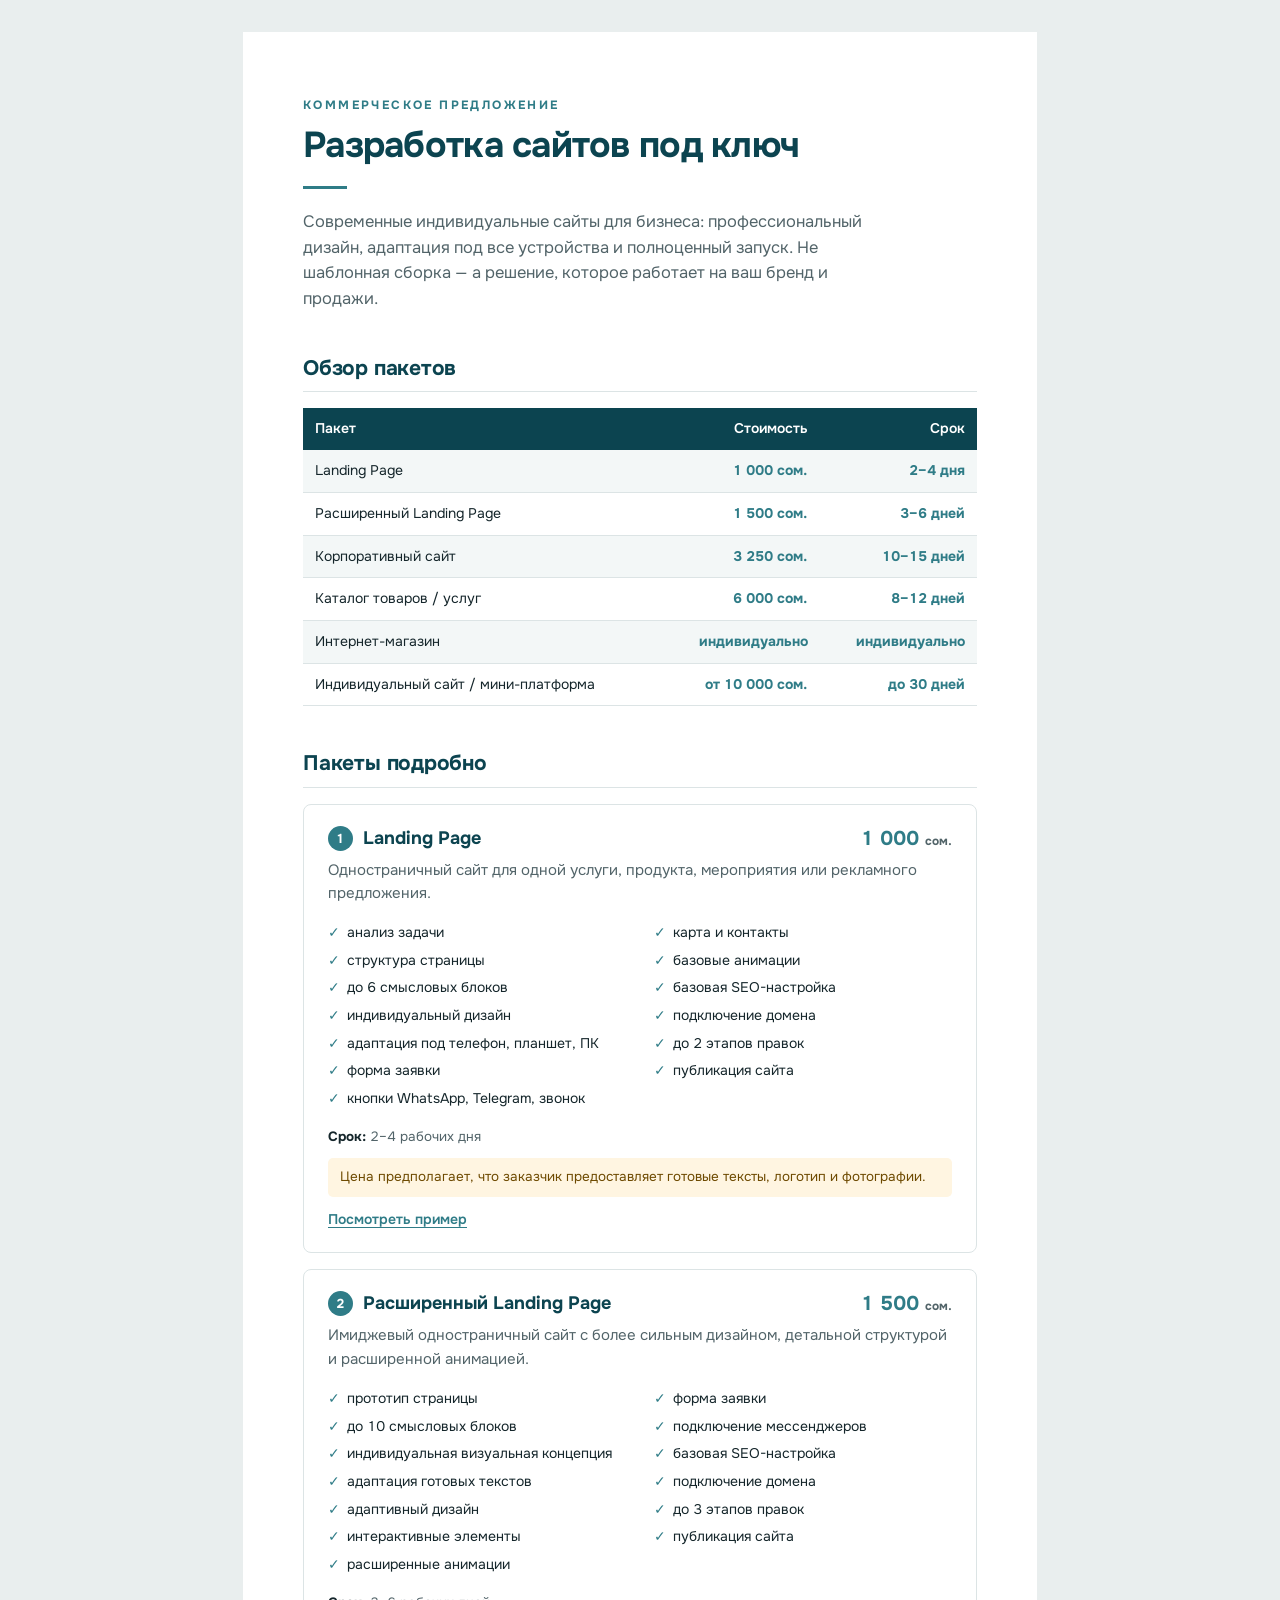
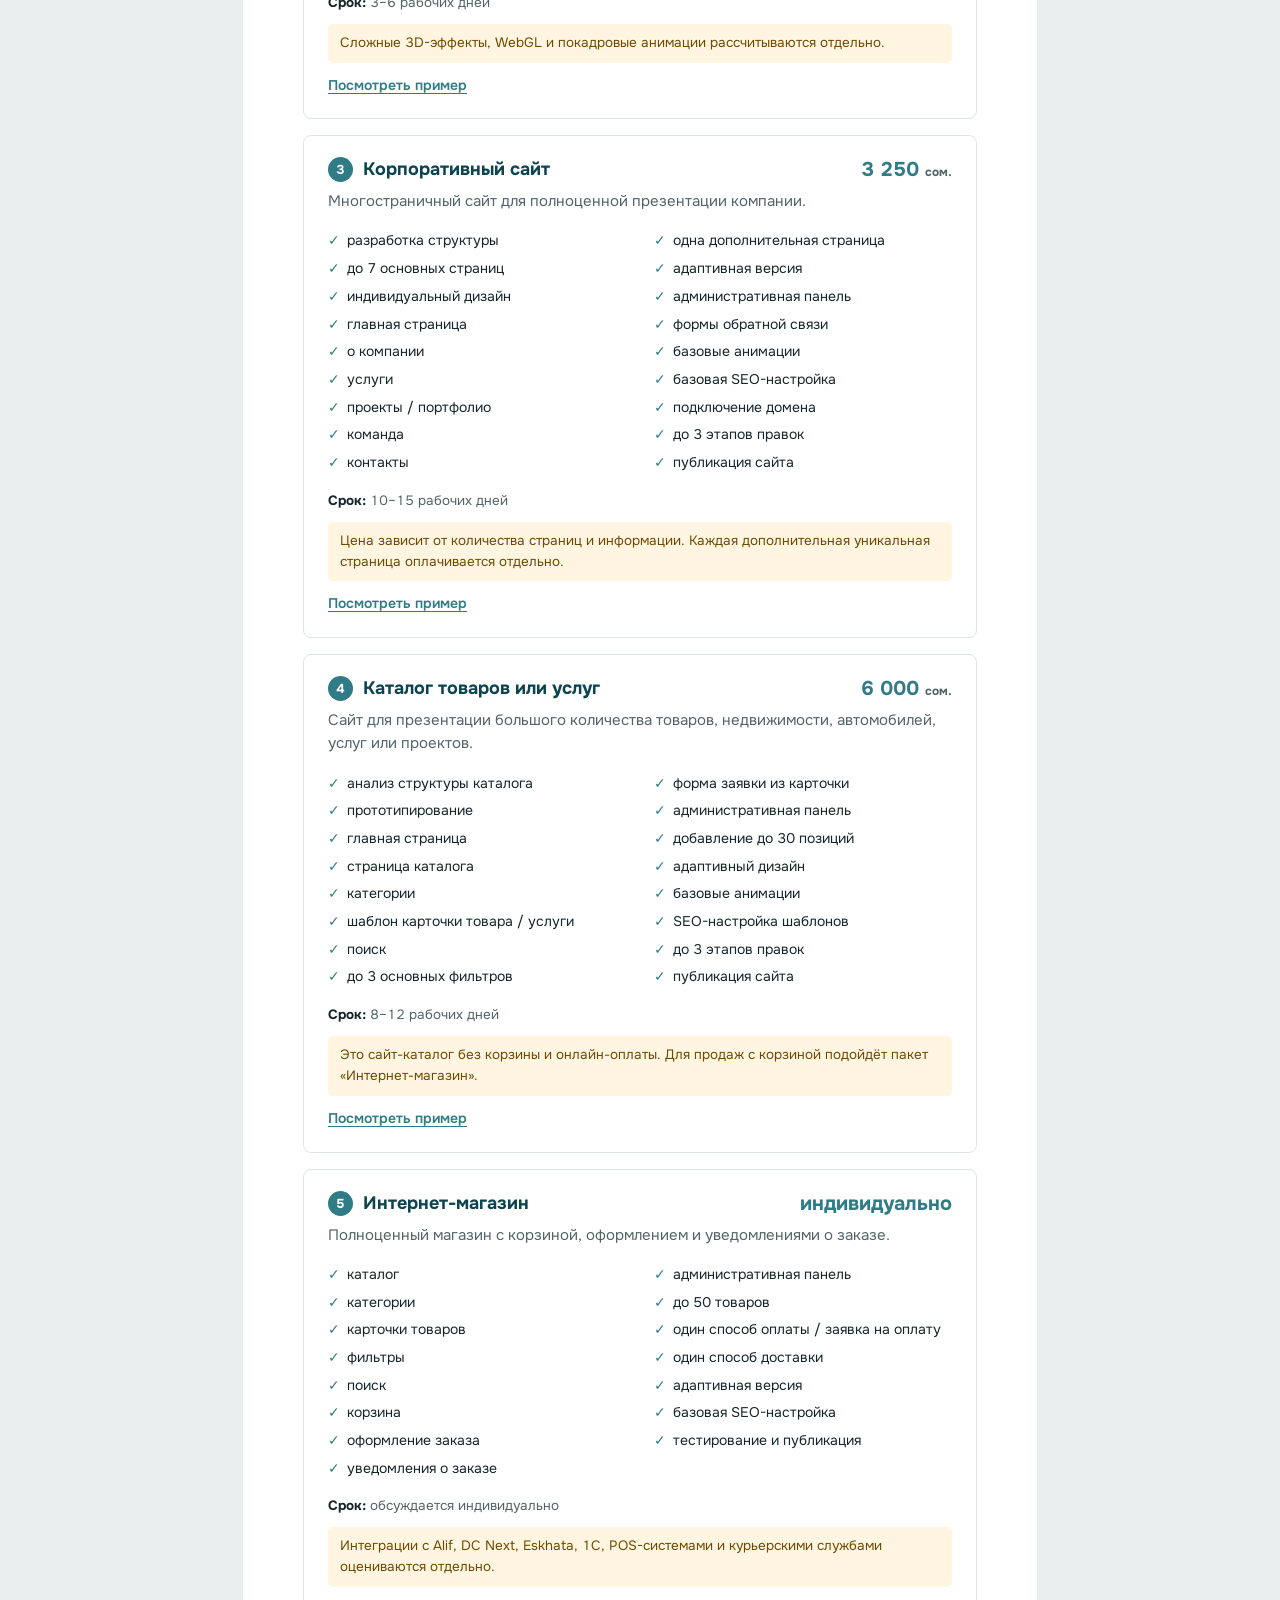
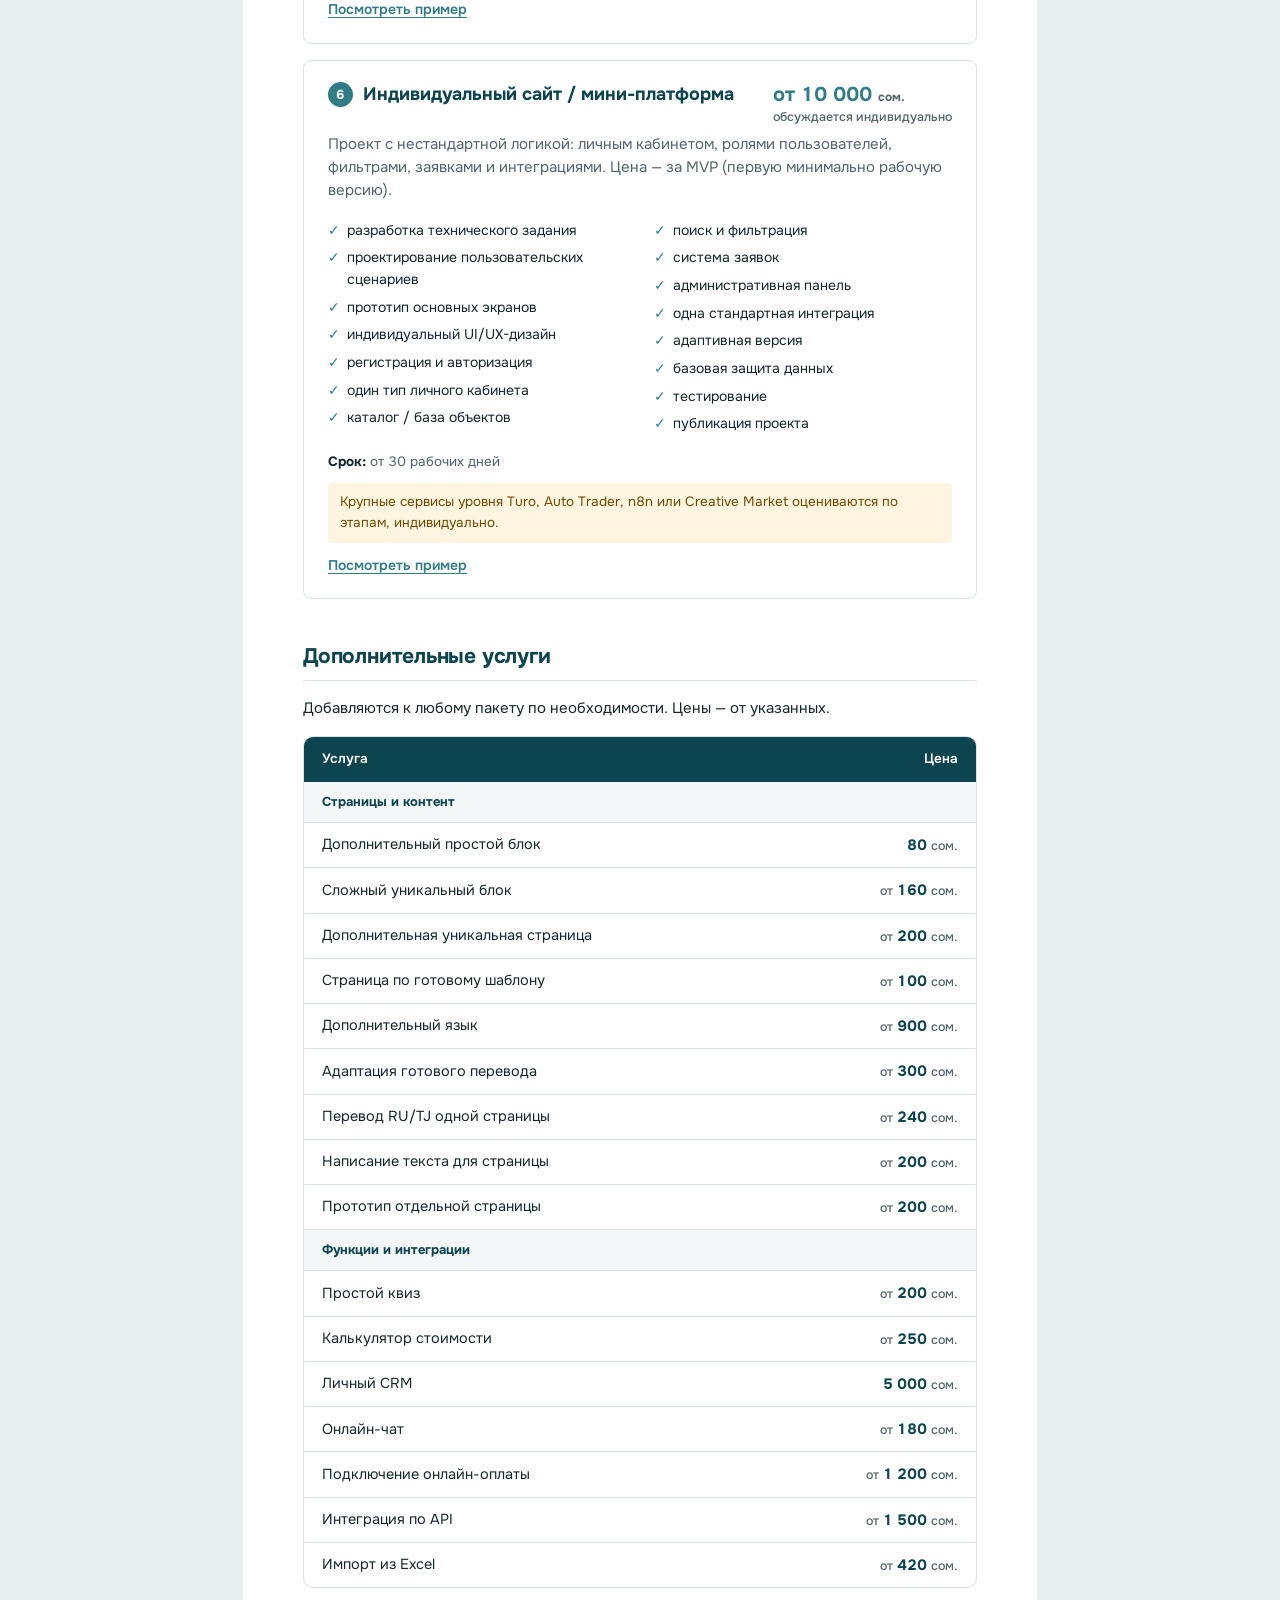
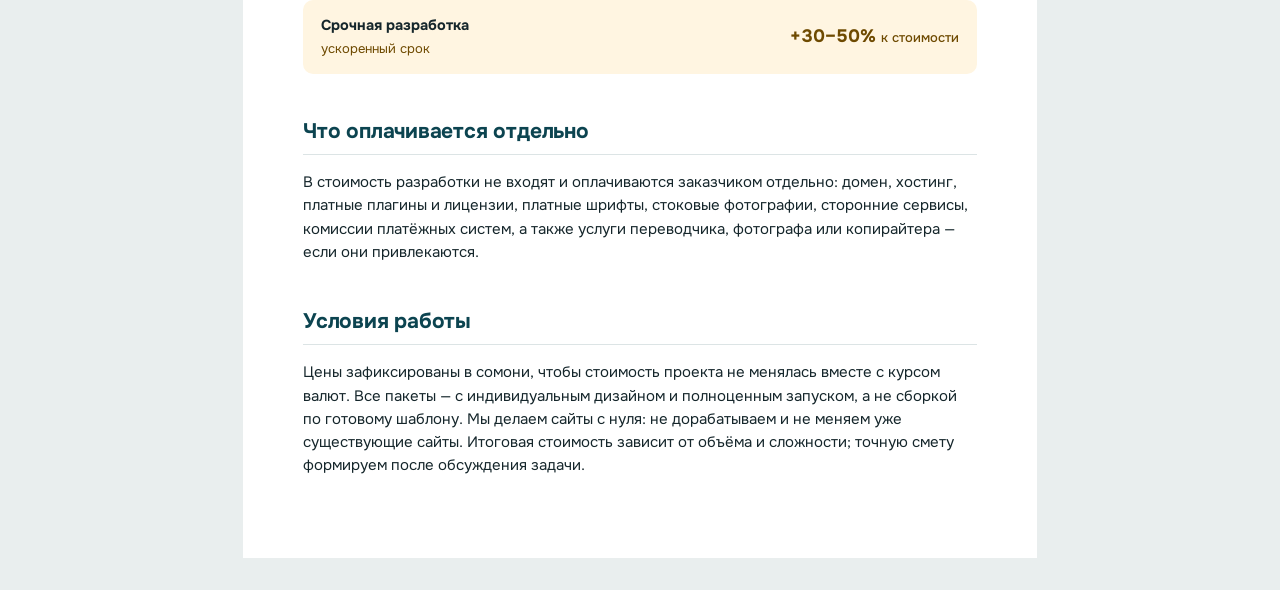
<file: index.html>
<!doctype html>
<html lang="ru">
<head>
<meta charset="utf-8">
<meta name="viewport" content="width=device-width, initial-scale=1">
<title>Разработка сайтов под ключ: коммерческое предложение</title>
<link rel="stylesheet" href="assets/css/fonts.css">
<link rel="stylesheet" href="assets/css/style.css">
</head>
<body>
<main class="sheet">
  <div id="logo"></div>
  <p class="kicker">Коммерческое предложение</p>
  <h1>Разработка сайтов под ключ</h1>
  <div class="rule"></div>
  <p class="lead" id="lead"></p>

  <h2>Обзор пакетов</h2>
  <table>
    <thead class="ov-head"><tr><th>Пакет</th><th class="r">Стоимость</th><th class="r">Срок</th></tr></thead>
    <tbody id="overview"></tbody>
  </table>

  <h2 id="packages">Пакеты подробно</h2>
  <div id="details"></div>

  <h2>Дополнительные услуги</h2>
  <p>Добавляются к любому пакету по необходимости. Цены — от указанных.</p>
  <div class="addons" id="addons"></div>

  <h2>Что оплачивается отдельно</h2>
  <p id="extras"></p>

  <h2>Условия работы</h2>
  <p id="terms"></p>
</main>

<script src="assets/js/data.js"></script>
<script src="assets/js/app.js"></script>
</body>
</html>
</file>
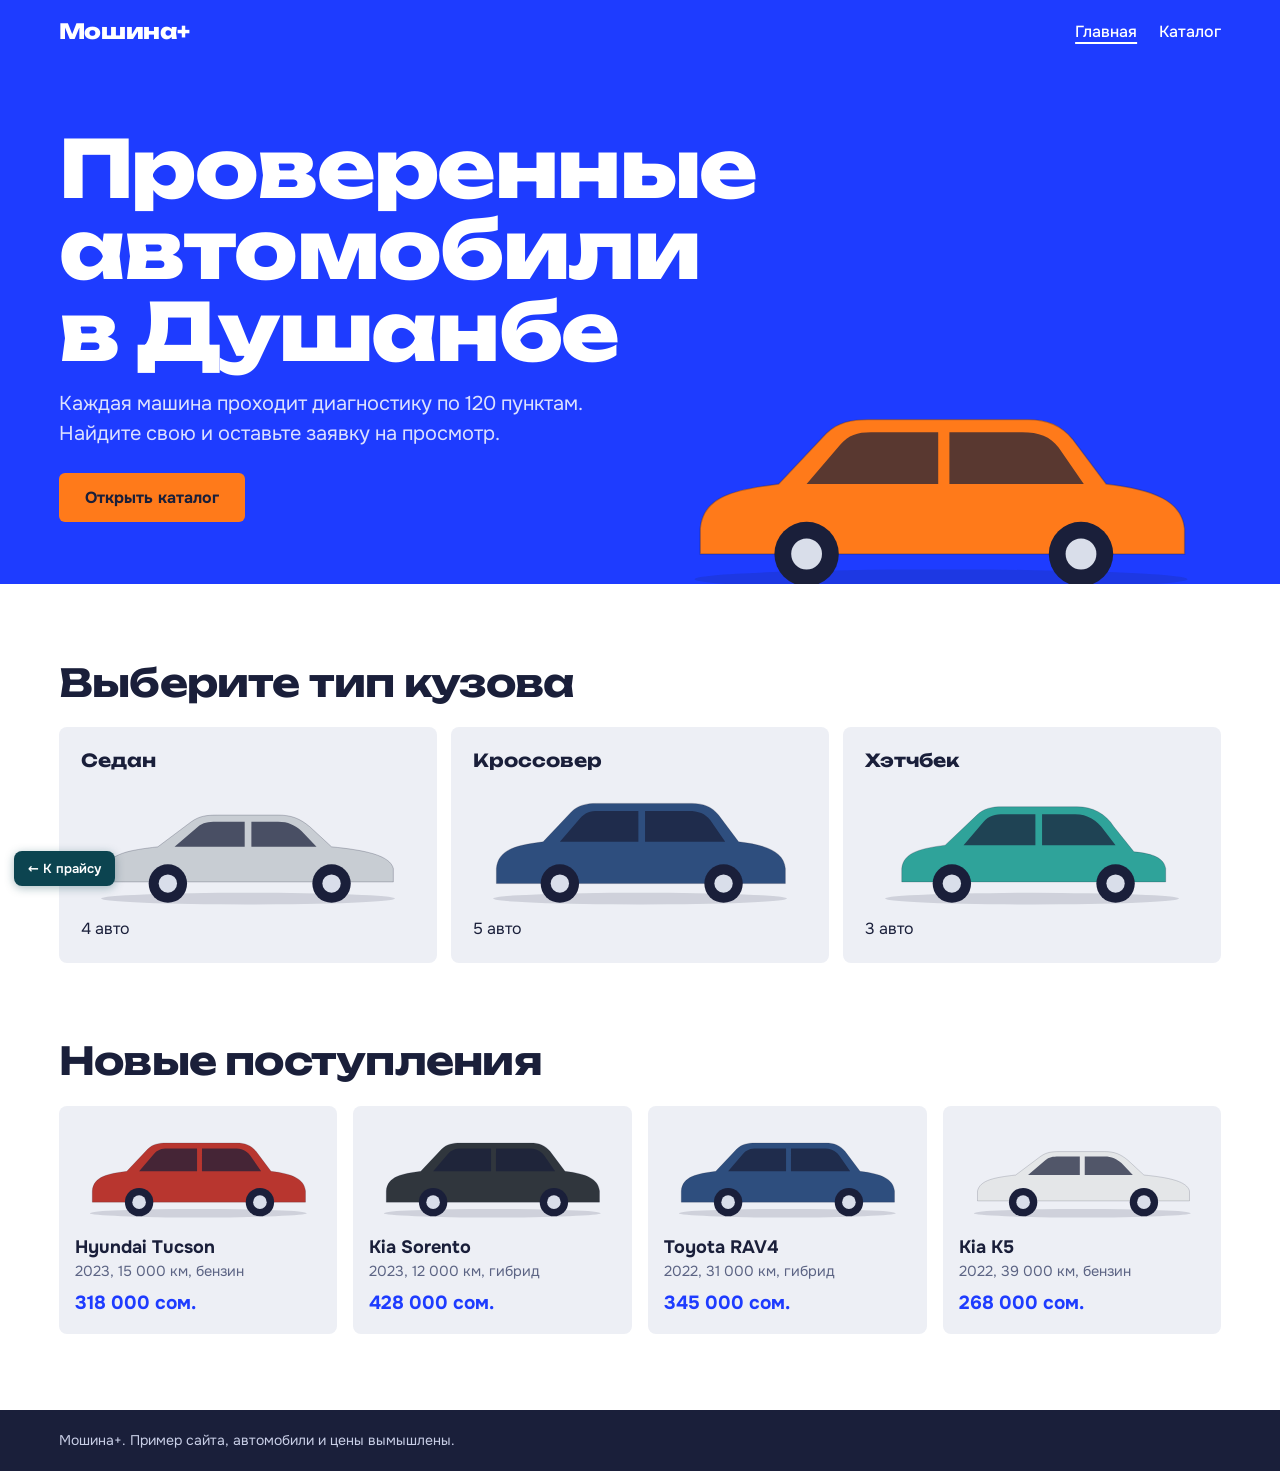
<file: examples/catalog/index.html>
<!doctype html><html lang="ru"><head><meta charset="utf-8"><meta name="viewport" content="width=device-width, initial-scale=1"><link rel="stylesheet" href="../../assets/css/fonts.css"><link rel="stylesheet" href="style.css"><title>Мошина+: автомобили с проверкой</title></head><body>
<div id="h"></div><main>
<section class="hero"><h1>Проверенные автомобили в&nbsp;Душанбе</h1><p>Каждая машина проходит диагностику по 120 пунктам. Найдите свою и оставьте заявку на просмотр.</p><a class="btn" href="catalog.html">Открыть каталог</a><div class="art" id="art"></div></section>
<section class="sec"><h2>Выберите тип кузова</h2><div class="cats" id="cats"></div></section>
<section class="sec" style="padding-top:0"><h2>Новые поступления</h2><div class="grid" id="new"></div></section>
</main><div id="f"></div>
<script src="shared.js"></script><script src="../_shared/demo.js"></script>
<script>
h.innerHTML=HEAD(0);f.innerHTML=FOOT;
art.innerHTML=carSvg({...CARS[3],color:'#FF7A1A'});
const bodies=['Седан','Кроссовер','Хэтчбек'];
cats.innerHTML=bodies.map(b=>`<a class="cat" href="catalog.html?body=${b}"><h3>${b}</h3>${carSvg(CARS.find(c=>c.body===b))}<span>${CARS.filter(c=>c.body===b).length} авто</span></a>`).join('');
document.getElementById('new').innerHTML=[...CARS].sort((a,b)=>b.year-a.year).slice(0,4).map(card).join('');
</script></body></html>
</file>
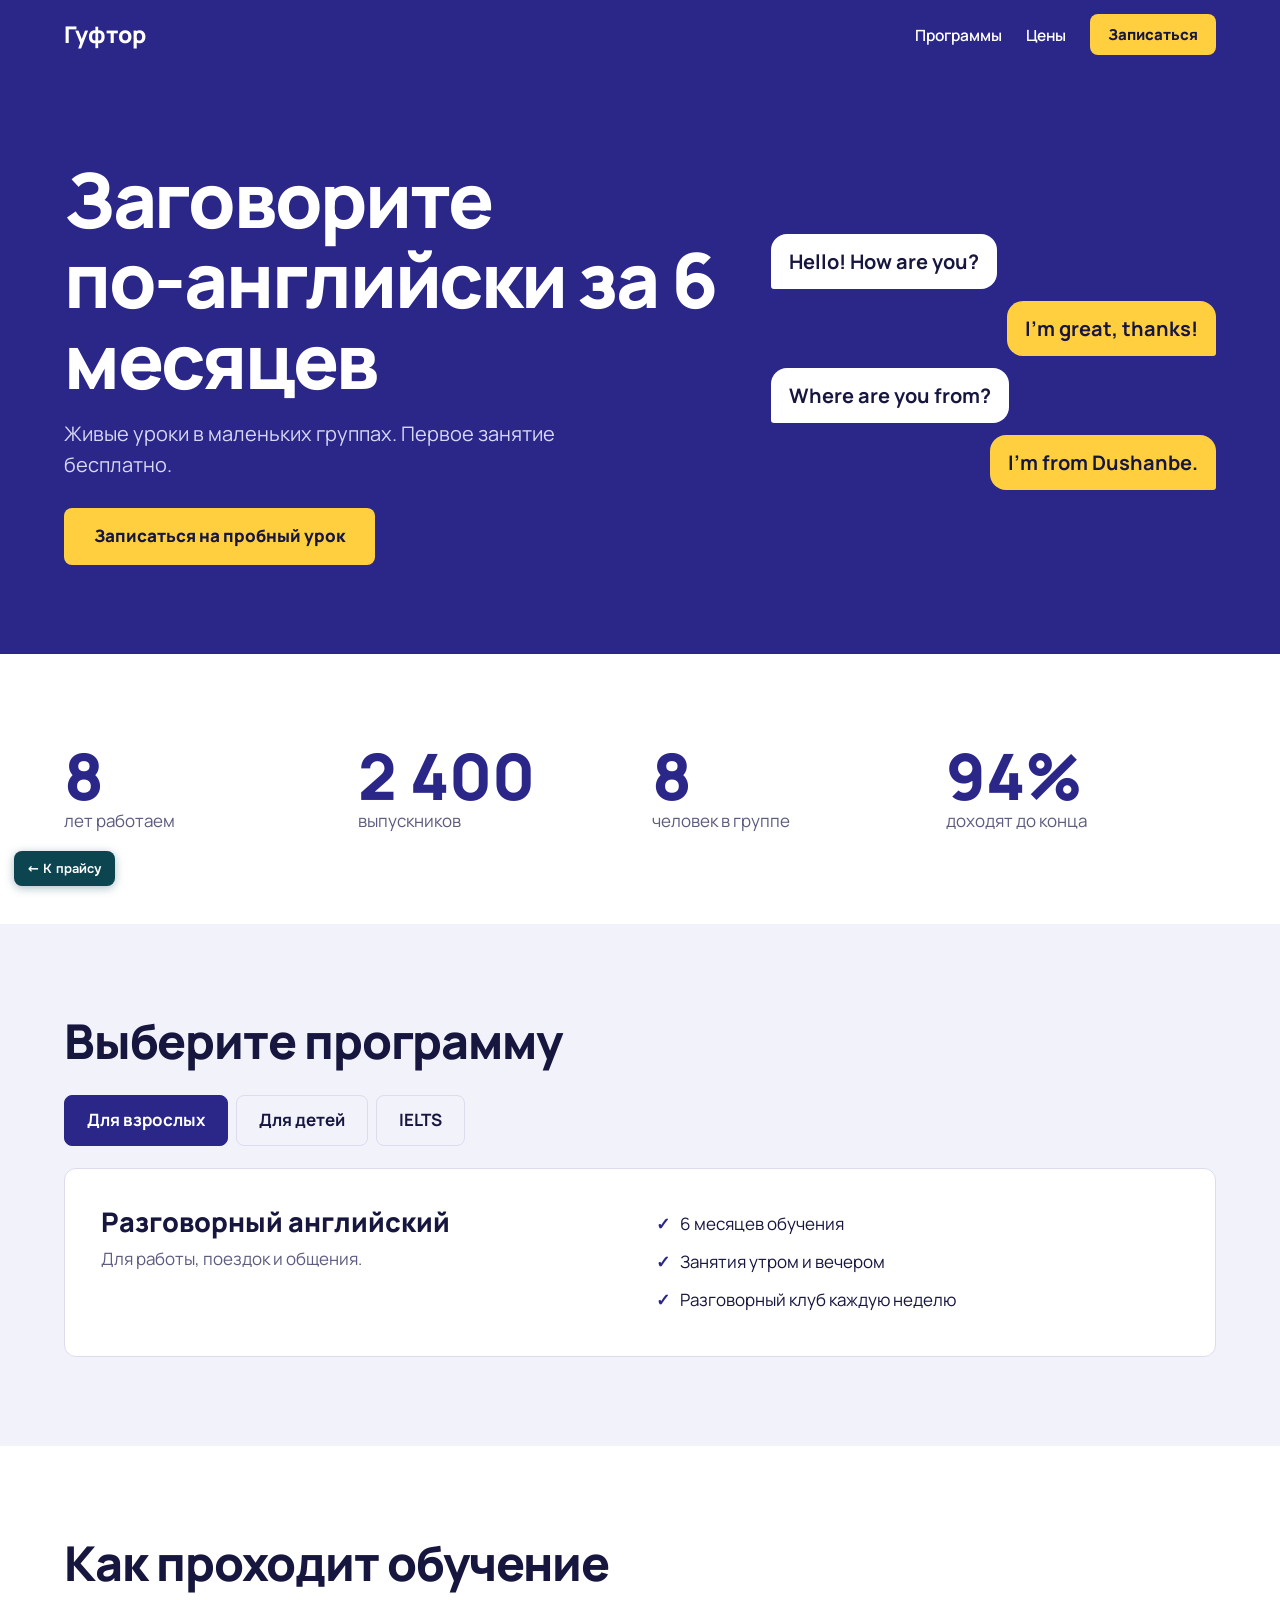
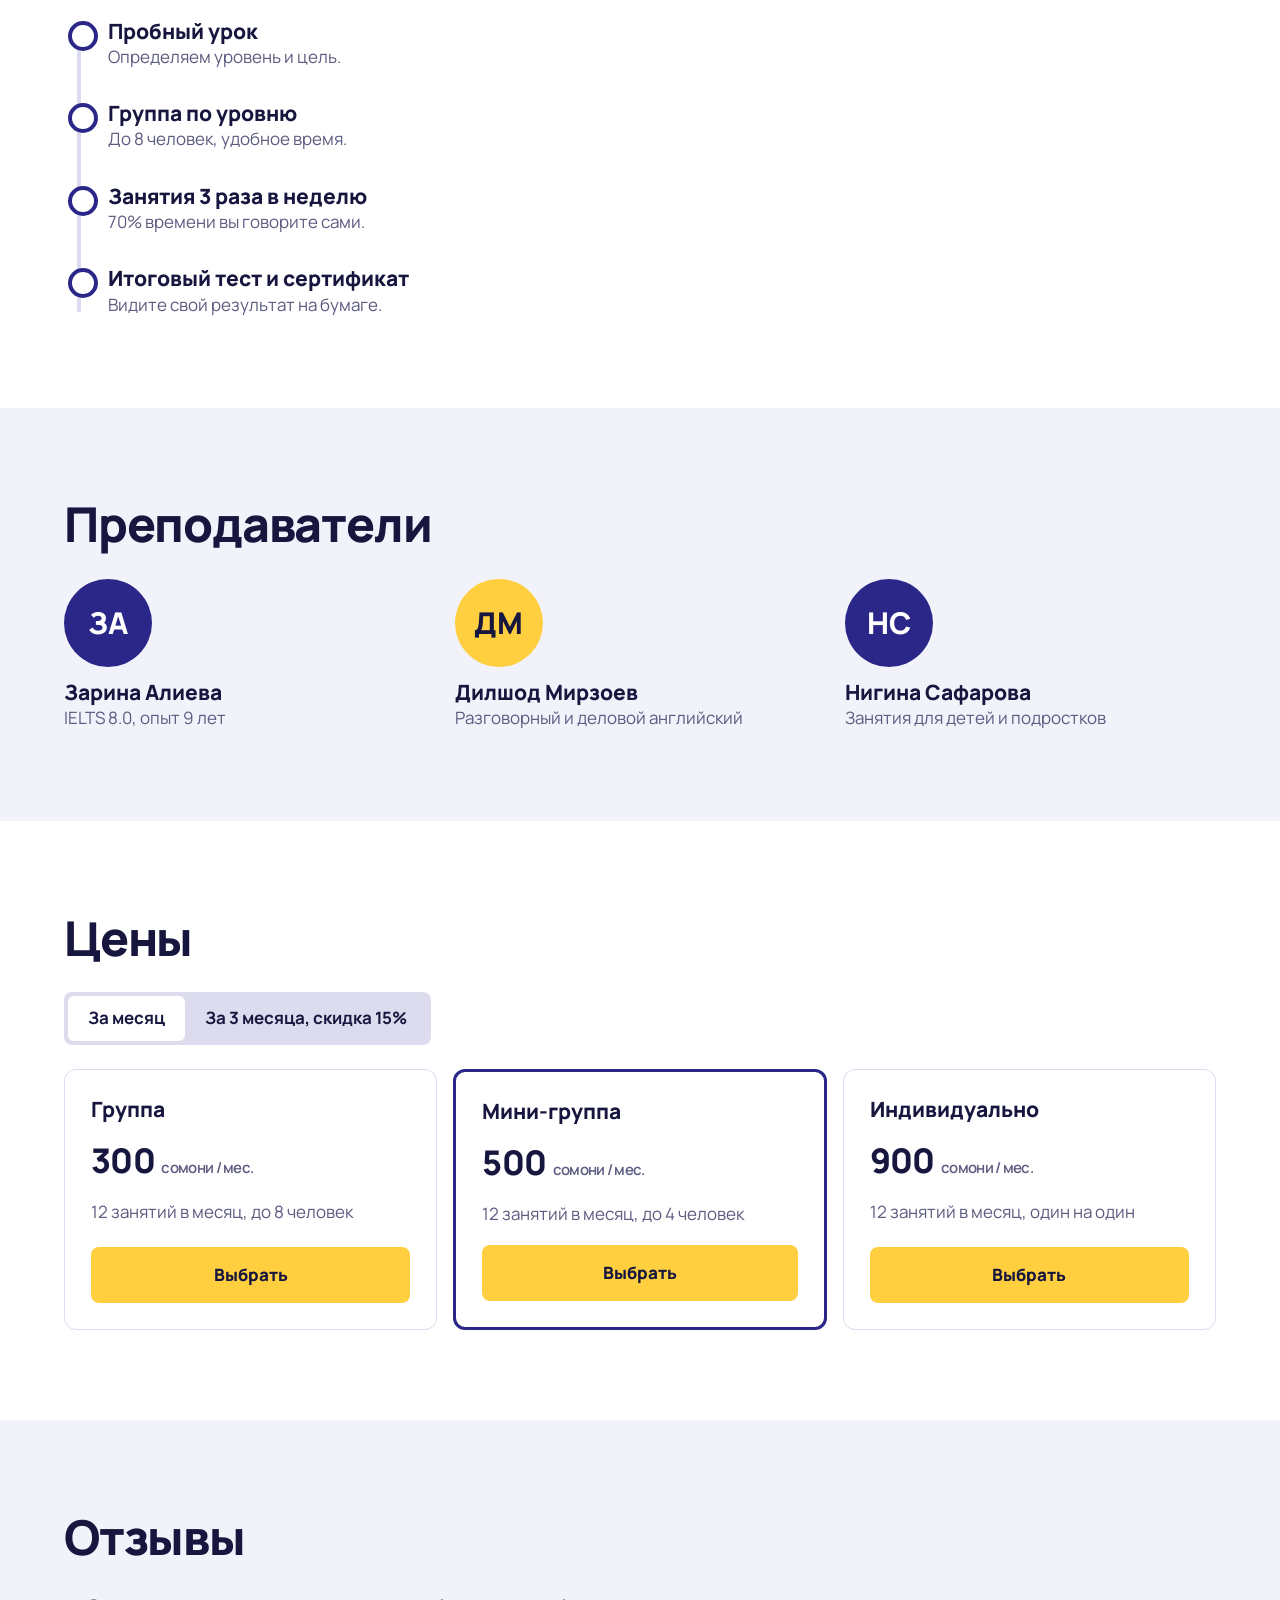
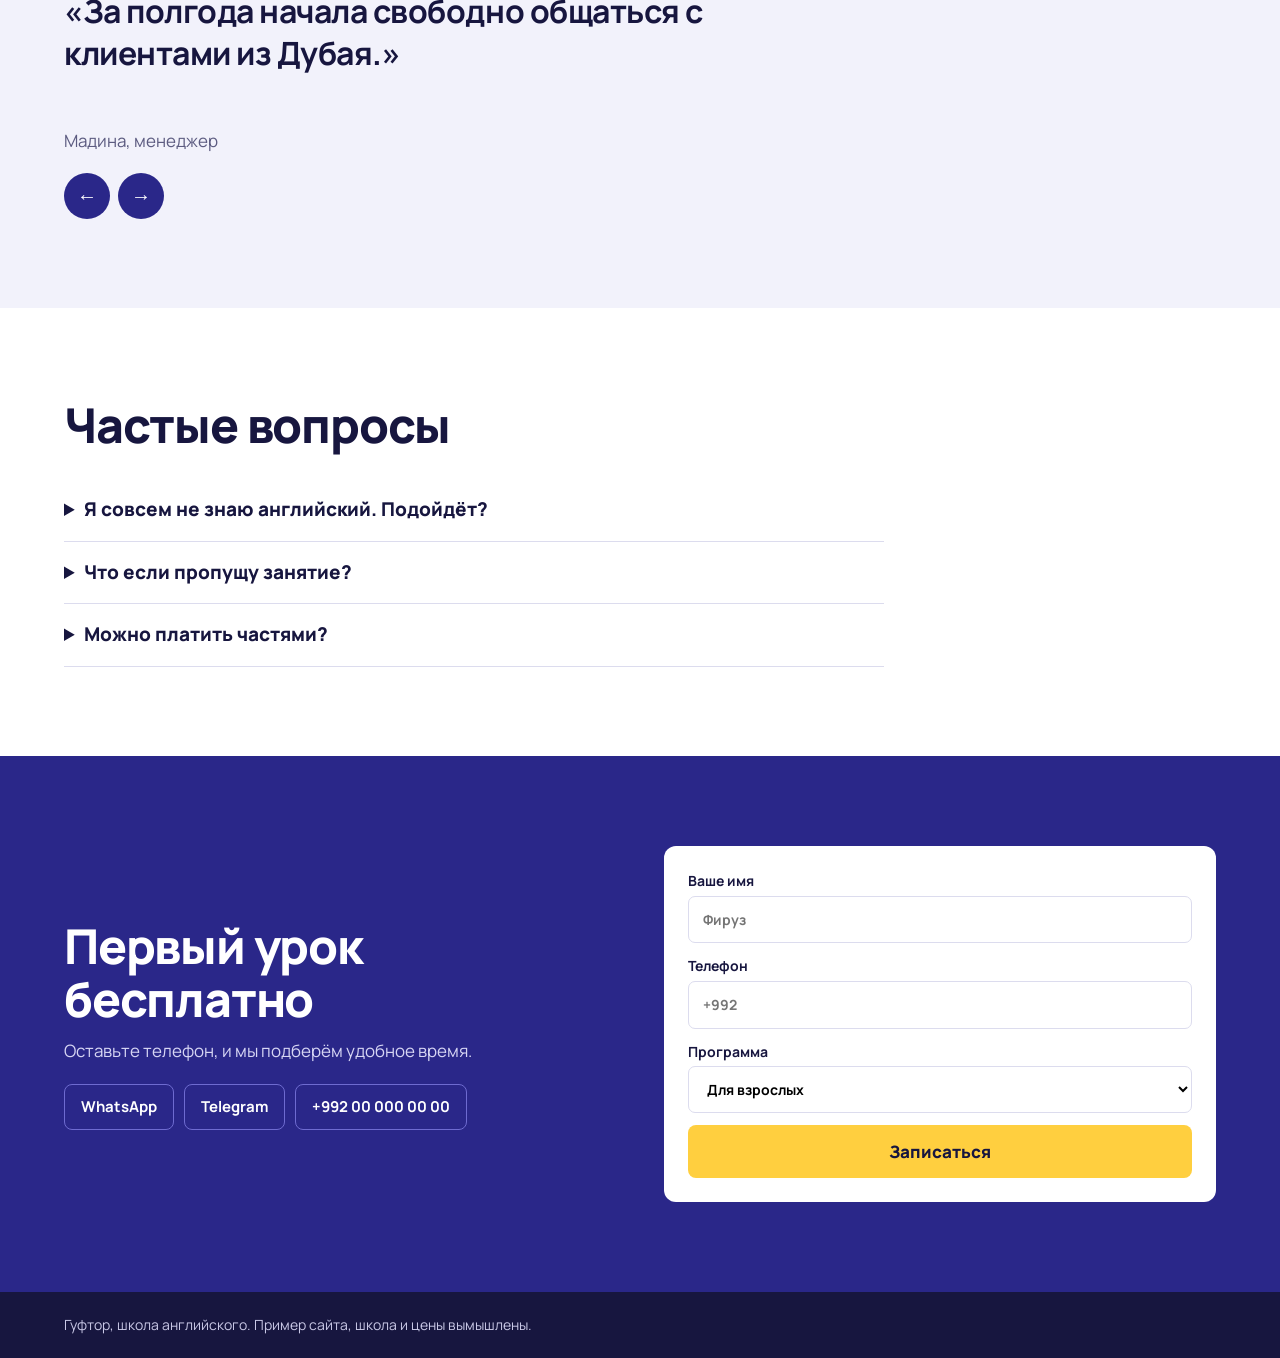
<file: examples/extended/index.html>
<!doctype html>
<html lang="ru">
<head>
<meta charset="utf-8">
<meta name="viewport" content="width=device-width, initial-scale=1">
<title>Гуфтор: школа английского языка</title>
<link rel="stylesheet" href="../../assets/css/fonts.css">
<style>
:root{--ind:#2A2789;--sun:#FFCF3F;--soft:#F2F2FB;--ink:#17163F;--muted:#5C5B80;--line:#DCDCEE;--pad:clamp(18px,5vw,80px)}
*{box-sizing:border-box;margin:0;padding:0}
html{scroll-behavior:smooth;scroll-padding-top:76px}
body{font-family:Manrope,sans-serif;color:var(--ink);background:#fff;font-size:17px;line-height:1.55;overflow-x:hidden}
a{color:inherit;text-decoration:none}ul{list-style:none}button{font:inherit;color:inherit;background:none;border:0;cursor:pointer}
:focus-visible{outline:3px solid var(--sun);outline-offset:2px}
h1{font-size:clamp(40px,6vw,76px);line-height:1.06;letter-spacing:-.03em;font-weight:800}
h2{font-size:clamp(30px,4vw,48px);line-height:1.12;letter-spacing:-.025em;font-weight:800;margin-bottom:28px}
h3{font-size:21px;line-height:1.25;font-weight:800}
.btn{display:inline-block;background:var(--sun);color:var(--ink);font-weight:800;padding:15px 30px;border-radius:8px;transition:transform .15s}
.btn:hover{transform:translateY(-2px)}
.top{position:sticky;top:0;z-index:5;display:flex;justify-content:space-between;align-items:center;gap:16px;padding:14px var(--pad);background:var(--ind);color:#fff}
.logo{font-size:23px;font-weight:800}
.top nav{display:flex;align-items:center;gap:24px;font-size:15.5px;font-weight:600}
.hero{display:grid;grid-template-columns:1.2fr .8fr;gap:40px;align-items:center;padding:clamp(44px,7vw,96px) var(--pad);background:var(--ind);color:#fff}
.hero p{margin:18px 0 28px;font-size:20px;color:#D7D6F4;max-width:26em}
.chat{display:grid;gap:12px}
.b{width:fit-content;max-width:90%;padding:12px 18px;border-radius:16px;font-weight:700;font-size:20px;animation:in .5s ease-out backwards}
.b:nth-child(1){background:#fff;color:var(--ink);border-bottom-left-radius:3px}
.b:nth-child(2){background:var(--sun);color:var(--ink);justify-self:end;border-bottom-right-radius:3px;animation-delay:.5s}
.b:nth-child(3){background:#fff;color:var(--ink);border-bottom-left-radius:3px;animation-delay:1s}
.b:nth-child(4){background:var(--sun);color:var(--ink);justify-self:end;border-bottom-right-radius:3px;animation-delay:1.5s}
@keyframes in{from{opacity:0;transform:translateY(14px) scale(.96)}}
section{padding:clamp(56px,7vw,100px) var(--pad)}
.soft{background:var(--soft)}
.nums{display:grid;grid-template-columns:repeat(4,1fr);gap:24px}
.nums b{display:block;font-size:clamp(42px,5vw,64px);line-height:1;font-weight:800;color:var(--ind)}
.nums span{color:var(--muted)}
.tabs{display:flex;flex-wrap:wrap;gap:8px;margin-bottom:22px}
.tabs button{padding:11px 22px;border:1.5px solid var(--line);border-radius:8px;font-weight:700;transition:background .15s}
.tabs button[aria-selected=true]{background:var(--ind);border-color:var(--ind);color:#fff}
.panel{display:grid;grid-template-columns:1fr 1fr;gap:32px;padding:clamp(22px,3vw,36px);border:1.5px solid var(--line);border-radius:12px}
.panel h3{font-size:27px;margin-bottom:8px}
.panel p{color:var(--muted)}
.panel li{position:relative;padding:6px 0 6px 24px}
.panel li::before{content:"✓";position:absolute;left:0;color:var(--ind);font-weight:800}
.line{position:relative;display:grid;gap:30px;padding-left:44px}
.line::before{content:"";position:absolute;left:13px;top:6px;bottom:6px;width:4px;background:var(--line)}
.fill{position:absolute;left:13px;top:6px;width:4px;height:0;background:var(--ind)}
.line li{position:relative}
.line li::before{content:"";position:absolute;left:-40px;top:3px;width:22px;height:22px;border-radius:50%;background:#fff;border:4px solid var(--ind)}
.line p{color:var(--muted)}
.team{display:grid;grid-template-columns:repeat(3,1fr);gap:20px}
.ava{width:88px;height:88px;border-radius:50%;background:var(--ind);color:#fff;display:grid;place-items:center;font-size:30px;font-weight:800;margin-bottom:12px}
.team div:nth-child(2) .ava{background:var(--sun);color:var(--ink)}
.team p{color:var(--muted)}
.switch{display:inline-flex;background:var(--line);border-radius:8px;padding:4px;margin-bottom:24px}
.switch button{padding:9px 20px;border-radius:6px;font-weight:700}
.switch button[aria-pressed=true]{background:#fff}
.plans{display:grid;grid-template-columns:repeat(3,1fr);gap:16px}
.plan{display:flex;flex-direction:column;padding:26px;background:#fff;border-radius:12px;border:1.5px solid var(--line)}
.plan.top-p{border-color:var(--ind);border-width:3px}
.plan .p{margin:12px 0;font-size:34px;font-weight:800;letter-spacing:-.02em}
.plan .p small{font-size:15px;font-weight:600;color:var(--muted)}
.plan p{color:var(--muted);margin-bottom:18px}
.plan .btn{margin-top:auto;text-align:center}
.say{max-width:760px}
.say blockquote{font-size:clamp(22px,2.8vw,32px);line-height:1.3;font-weight:700;letter-spacing:-.015em;min-height:3.9em}
.say cite{display:block;margin-top:12px;font-style:normal;color:var(--muted)}
.arrows{display:flex;gap:8px;margin-top:18px}
.arrows button{width:46px;height:46px;border-radius:50%;background:var(--ind);color:#fff;font-size:20px}
details{border-bottom:1.5px solid var(--line);padding:16px 0;max-width:820px}
summary{font-weight:800;font-size:19px;cursor:pointer}
details p{margin-top:8px;color:var(--muted)}
.order{display:grid;grid-template-columns:1fr 1fr;gap:48px;align-items:center;background:var(--ind);color:#fff}
.order p{color:#D7D6F4}
.order h2{margin-bottom:12px}
.links{display:flex;flex-wrap:wrap;gap:10px;margin-top:20px}
.links a{padding:10px 16px;border:1.5px solid #6E6BD0;border-radius:8px;font-weight:700;font-size:15px}
form{display:grid;gap:12px;background:#fff;color:var(--ink);padding:24px;border-radius:12px}
label{display:grid;gap:4px;font-size:14px;font-weight:700}
input,select{font:inherit;padding:12px 14px;border:1.5px solid var(--line);border-radius:7px;width:100%;background:#fff}
form .btn{border:0;cursor:pointer;font:800 17px Manrope,sans-serif}
.demo-msg{color:#127A43!important;font-weight:700;font-size:15px}
footer{padding:22px var(--pad);background:var(--ink);color:#C9C8E6;font-size:14px}
.rv{opacity:0;transform:translateY(24px);transition:opacity .6s,transform .6s}
.rv.in{opacity:1;transform:none}
@media (max-width:820px){
  .top nav a:not(.btn){display:none}
  .hero,.panel,.order{grid-template-columns:1fr}
  .nums{grid-template-columns:1fr 1fr}
  .team,.plans{grid-template-columns:1fr}
}
@media (prefers-reduced-motion:reduce){.rv{opacity:1;transform:none;transition:none}.b{animation:none}html{scroll-behavior:auto}}
</style>
</head>
<body>
<header class="top">
  <a class="logo" href="#">Гуфтор</a>
  <nav><a href="#programs">Программы</a><a href="#prices">Цены</a><a class="btn" style="padding:9px 18px;font-size:15px" href="#order">Записаться</a></nav>
</header>
<main>
<div class="hero">
  <div>
    <h1>Заговорите <span style="white-space:nowrap">по-английски</span> за 6 месяцев</h1>
    <p>Живые уроки в маленьких группах. Первое занятие бесплатно.</p>
    <a class="btn" href="#order">Записаться на пробный урок</a>
  </div>
  <div class="chat" aria-hidden="true">
    <div class="b">Hello! How are you?</div>
    <div class="b">I'm great, thanks!</div>
    <div class="b">Where are you from?</div>
    <div class="b">I'm from Dushanbe.</div>
  </div>
</div>

<section>
  <div class="nums">
    <div class="rv"><b data-n="8">0</b><span>лет работаем</span></div>
    <div class="rv"><b data-n="2400">0</b><span>выпускников</span></div>
    <div class="rv"><b data-n="8">0</b><span>человек в группе</span></div>
    <div class="rv"><b data-n="94" data-s="%">0</b><span>доходят до конца</span></div>
  </div>
</section>

<section class="soft" id="programs">
  <h2 class="rv">Выберите программу</h2>
  <div class="tabs" role="tablist" id="tabs"></div>
  <div class="panel rv" style="background:#fff" id="panel"></div>
</section>

<section>
  <h2 class="rv">Как проходит обучение</h2>
  <ul class="line" id="line">
    <li class="rv"><h3>Пробный урок</h3><p>Определяем уровень и цель.</p></li>
    <li class="rv"><h3>Группа по уровню</h3><p>До 8 человек, удобное время.</p></li>
    <li class="rv"><h3>Занятия 3 раза в неделю</h3><p>70% времени вы говорите сами.</p></li>
    <li class="rv"><h3>Итоговый тест и сертификат</h3><p>Видите свой результат на бумаге.</p></li>
  </ul>
</section>

<section class="soft">
  <h2 class="rv">Преподаватели</h2>
  <div class="team">
    <div class="rv"><div class="ava">ЗА</div><h3>Зарина Алиева</h3><p>IELTS 8.0, опыт 9 лет</p></div>
    <div class="rv"><div class="ava">ДМ</div><h3>Дилшод Мирзоев</h3><p>Разговорный и деловой английский</p></div>
    <div class="rv"><div class="ava">НС</div><h3>Нигина Сафарова</h3><p>Занятия для детей и подростков</p></div>
  </div>
</section>

<section id="prices">
  <h2 class="rv">Цены</h2>
  <div class="switch" role="group" aria-label="Период оплаты">
    <button aria-pressed="true" data-m="1">За месяц</button>
    <button aria-pressed="false" data-m="3">За 3 месяца, скидка 15%</button>
  </div>
  <div class="plans">
    <div class="plan rv"><h3>Группа</h3><div class="p" data-p="300"></div><p>12 занятий в месяц, до 8 человек</p><a class="btn" href="#order">Выбрать</a></div>
    <div class="plan top-p rv"><h3>Мини-группа</h3><div class="p" data-p="500"></div><p>12 занятий в месяц, до 4 человек</p><a class="btn" href="#order">Выбрать</a></div>
    <div class="plan rv"><h3>Индивидуально</h3><div class="p" data-p="900"></div><p>12 занятий в месяц, один на один</p><a class="btn" href="#order">Выбрать</a></div>
  </div>
</section>

<section class="soft">
  <h2 class="rv">Отзывы</h2>
  <div class="say">
    <div aria-live="polite"><blockquote id="q"></blockquote><cite id="c"></cite></div>
    <div class="arrows"><button id="pv" aria-label="Предыдущий отзыв">←</button><button id="nx" aria-label="Следующий отзыв">→</button></div>
  </div>
</section>

<section>
  <h2 class="rv">Частые вопросы</h2>
  <details><summary>Я совсем не знаю английский. Подойдёт?</summary><p>Да, у нас есть группы для начинающих с нуля.</p></details>
  <details><summary>Что если пропущу занятие?</summary><p>Отработаете его с другой группой бесплатно.</p></details>
  <details><summary>Можно платить частями?</summary><p>Да, оплата помесячная.</p></details>
</section>

<section class="order" id="order">
  <div class="rv"><h2>Первый урок бесплатно</h2><p>Оставьте телефон, и мы подберём удобное время.</p>
    <div class="links"><a href="#order">WhatsApp</a><a href="#order">Telegram</a><a href="tel:+992000000000">+992 00 000 00 00</a></div></div>
  <form data-demo class="rv">
    <label>Ваше имя<input required placeholder="Фируз"></label>
    <label>Телефон<input required type="tel" placeholder="+992"></label>
    <label>Программа<select><option>Для взрослых</option><option>Для детей</option><option>Подготовка к IELTS</option></select></label>
    <button class="btn">Записаться</button>
  </form>
</section>
</main>
<footer>Гуфтор, школа английского. Пример сайта, школа и цены вымышлены.</footer>
<script src="../_shared/demo.js"></script>
<script>
const $=s=>document.querySelector(s),$$=s=>[...document.querySelectorAll(s)];
// Программы
const P=[
 {t:'Для взрослых',h:'Разговорный английский',d:'Для работы, поездок и общения.',i:['6 месяцев обучения','Занятия утром и вечером','Разговорный клуб каждую неделю']},
 {t:'Для детей',h:'Английский с 7 лет',d:'Учим через игры и живое общение.',i:['Группы по возрасту','Домашние задания в приложении','Отчёт родителям каждый месяц']},
 {t:'IELTS',h:'Подготовка к IELTS',d:'Для поступления и работы за рубежом.',i:['3 месяца интенсива','Пробные экзамены','Разбор всех четырёх частей']}];
$('#tabs').innerHTML=P.map((p,i)=>`<button role="tab" aria-selected="${!i}" data-t="${i}">${p.t}</button>`).join('');
function tab(i){const p=P[i];$$('#tabs button').forEach((b,j)=>b.setAttribute('aria-selected',j===i));
 $('#panel').innerHTML=`<div><h3>${p.h}</h3><p>${p.d}</p></div><ul>${p.i.map(x=>`<li>${x}</li>`).join('')}</ul>`}
$$('#tabs button').forEach(b=>b.onclick=()=>tab(+b.dataset.t));tab(0);
// Цены: переключатель периода
function price(m){$$('[data-m]').forEach(b=>b.setAttribute('aria-pressed',+b.dataset.m===m));
 $$('[data-p]').forEach(e=>{const v=+e.dataset.p,s=m===3?Math.round(v*3*.85):v;e.innerHTML=`${s.toLocaleString('ru-RU')} <small>сомони / ${m===3?'3 мес.':'мес.'}</small>`})}
$$('[data-m]').forEach(b=>b.onclick=()=>price(+b.dataset.m));price(1);
// Отзывы
const R=[['За полгода начала свободно общаться с клиентами из Дубая.','Мадина, менеджер'],['Сын сам просится на занятия, а оценка в школе выросла до пятёрки.','Шахноза, мама ученика'],['Сдал IELTS на 7.0 с первого раза и поступил в университет.','Фарход, студент']];
let r=0;function say(d){r=(r+d+R.length)%R.length;$('#q').textContent='«'+R[r][0]+'»';$('#c').textContent=R[r][1]}
$('#pv').onclick=()=>say(-1);$('#nx').onclick=()=>say(1);say(0);
// Линия этапов заполняется при прокрутке
const line=$('#line'),fill=document.createElement('div');fill.className='fill';line.prepend(fill);
function onScroll(){const b=line.getBoundingClientRect();fill.style.height=Math.max(0,Math.min(b.height-12,innerHeight*.75-b.top))+'px'}
addEventListener('scroll',onScroll,{passive:true});onScroll();
// Появление и счётчики
const io=new IntersectionObserver(es=>es.forEach(e=>{if(!e.isIntersecting)return;e.target.classList.add('in');
 const n=e.target.querySelector('[data-n]');
 if(n){const N=+n.dataset.n,S=n.dataset.s||'',t0=performance.now();(function f(t){const k=Math.min(1,(t-t0)/1100);n.textContent=Math.round(N*k*(2-k)).toLocaleString('ru-RU')+S;if(k<1)requestAnimationFrame(f)})(t0)}
 io.unobserve(e.target)}),{threshold:.15});
$$('.rv').forEach(e=>io.observe(e));
</script>
</body>
</html>
</file>
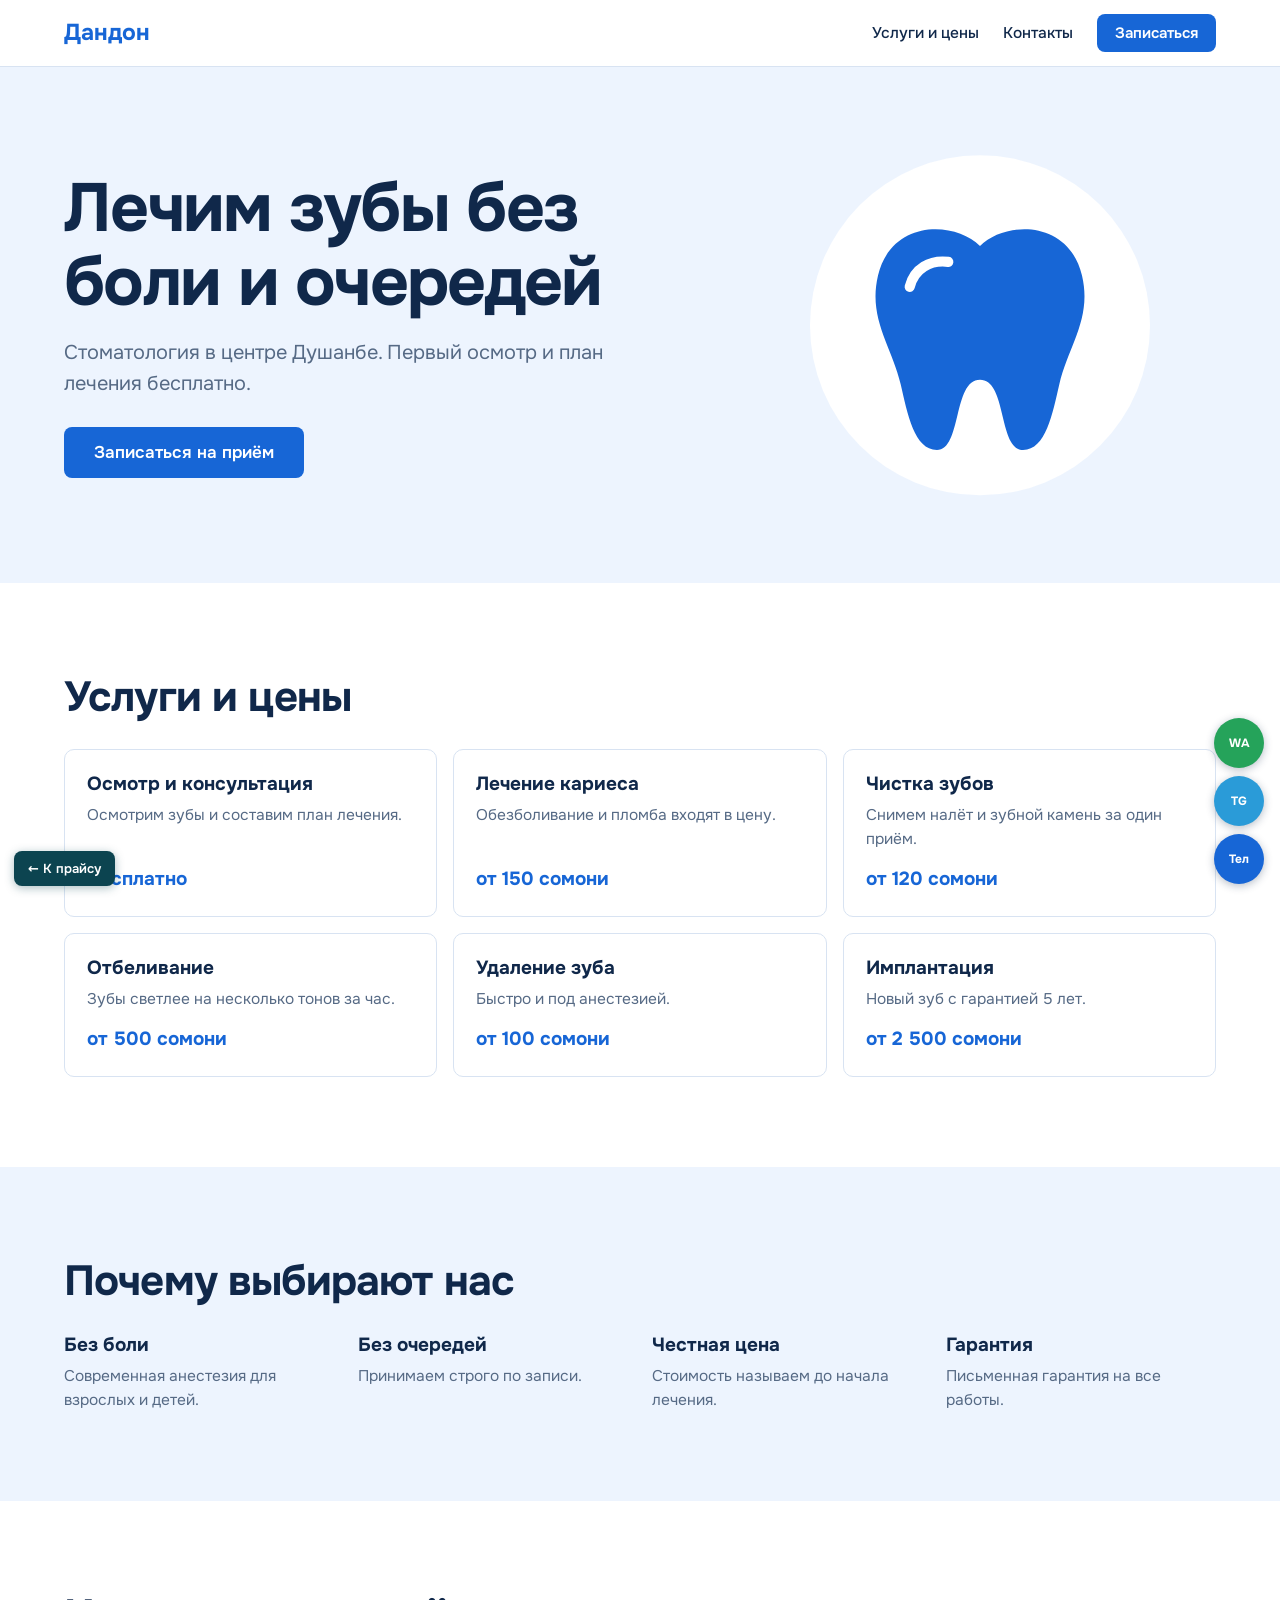
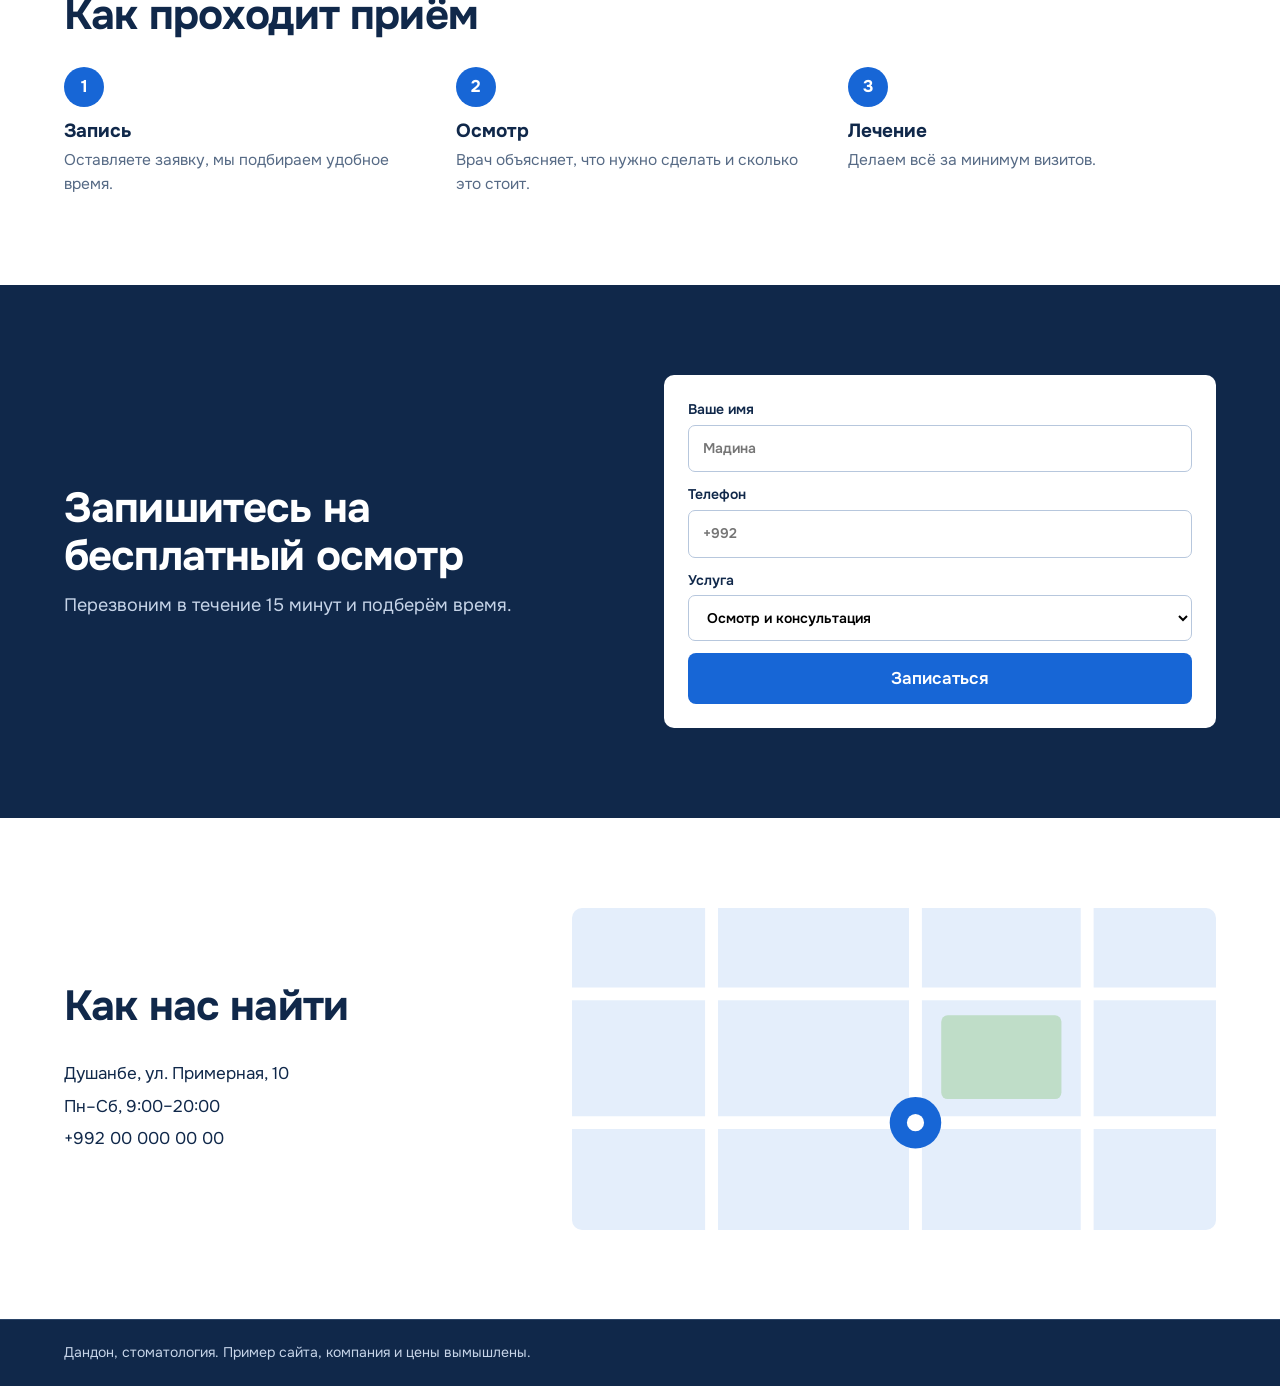
<file: examples/landing/index.html>
<!doctype html>
<html lang="ru">
<head>
<meta charset="utf-8">
<meta name="viewport" content="width=device-width, initial-scale=1">
<title>Дандон: стоматология в Душанбе</title>
<link rel="stylesheet" href="../../assets/css/fonts.css">
<style>
:root{--blue:#1766D6;--dark:#10284A;--soft:#EDF4FE;--muted:#566A85;--line:#D8E3F2;--pad:clamp(18px,5vw,72px)}
*{box-sizing:border-box;margin:0;padding:0}
html{scroll-behavior:smooth;scroll-padding-top:76px}
body{font-family:Onest,sans-serif;color:var(--dark);background:#fff;font-size:17px;line-height:1.55}
a{color:inherit;text-decoration:none}ul{list-style:none}
:focus-visible{outline:3px solid var(--blue);outline-offset:2px}
h1{font-size:clamp(38px,5.6vw,68px);line-height:1.08;letter-spacing:-.025em}
h2{font-size:clamp(28px,3.6vw,42px);line-height:1.15;letter-spacing:-.02em;margin-bottom:28px}
h3{font-size:19px;line-height:1.3}
.btn{display:inline-block;background:var(--blue);color:#fff;font:600 17px Onest,sans-serif;padding:15px 30px;border:0;border-radius:8px;cursor:pointer;transition:background .2s}
.btn:hover{background:#0F52B0}
.top{position:sticky;top:0;z-index:5;display:flex;justify-content:space-between;align-items:center;gap:16px;padding:14px var(--pad);background:#fff;border-bottom:1px solid var(--line)}
.logo{font-size:23px;font-weight:700;color:var(--blue)}
.top nav{display:flex;align-items:center;gap:24px;font-size:15.5px;font-weight:500}
.hero{display:grid;grid-template-columns:1.15fr .85fr;gap:40px;align-items:center;padding:clamp(40px,6vw,80px) var(--pad);background:var(--soft)}
.hero p{margin:18px 0 28px;font-size:20px;color:var(--muted);max-width:27em}
.art{justify-self:center;width:min(100%,340px);animation:pop .7s ease-out backwards}
.art svg{display:block;width:100%}
section{padding:clamp(52px,7vw,92px) var(--pad)}
.grid3{display:grid;grid-template-columns:repeat(3,1fr);gap:16px}
.svc{display:flex;flex-direction:column;gap:6px;padding:22px;border:1px solid var(--line);border-radius:10px}
.svc p{color:var(--muted);font-size:15.5px}
.svc b{margin-top:auto;padding-top:8px;color:var(--blue);font-size:19px}
.soft{background:var(--soft)}
.why{display:grid;grid-template-columns:repeat(4,1fr);gap:24px}
.why p{margin-top:6px;color:var(--muted);font-size:15.5px}
.steps{display:grid;grid-template-columns:repeat(3,1fr);gap:24px;counter-reset:s}
.steps li{counter-increment:s}
.steps li::before{content:counter(s);display:block;width:40px;height:40px;margin-bottom:12px;border-radius:50%;background:var(--blue);color:#fff;font-weight:700;line-height:40px;text-align:center}
.steps p{margin-top:4px;color:var(--muted);font-size:15.5px}
.order{display:grid;grid-template-columns:1fr 1fr;gap:48px;align-items:center;background:var(--dark);color:#fff}
.order h2{margin-bottom:12px}
.order>div p{color:#C6D4E8;font-size:18px}
form{display:grid;gap:12px;background:#fff;color:var(--dark);padding:24px;border-radius:10px}
label{display:grid;gap:4px;font-size:14px;font-weight:600}
input,select{font:inherit;padding:12px 14px;border:1px solid #B7C7DD;border-radius:7px;background:#fff;width:100%}
.demo-msg{color:#127A43;font-weight:600;font-size:15px}
.loc{display:grid;grid-template-columns:1fr 1.4fr;gap:48px;align-items:center}
.loc address{font-style:normal;line-height:1.9}
.loc svg{display:block;width:100%;border-radius:10px}
.float{position:fixed;right:16px;bottom:16px;z-index:6;display:grid;gap:8px}
.float a{width:50px;height:50px;border-radius:50%;display:grid;place-items:center;color:#fff;font-size:12px;font-weight:700;box-shadow:0 2px 8px rgba(16,40,74,.3)}
footer{padding:22px var(--pad);background:var(--dark);color:#C6D4E8;font-size:14px;border-top:1px solid #2A4468}
.rv{opacity:0;transform:translateY(18px);transition:opacity .5s,transform .5s}
.rv.in{opacity:1;transform:none}
@keyframes pop{from{opacity:0;transform:scale(.92)}}
@media (max-width:820px){
  .top nav a:not(.btn){display:none}
  .hero,.order,.loc{grid-template-columns:1fr}
  .art{width:180px;grid-row:1}
  .grid3,.steps{grid-template-columns:1fr}
  .why{grid-template-columns:1fr 1fr}
}
@media (max-width:440px){.why{grid-template-columns:1fr}}
@media (prefers-reduced-motion:reduce){.rv{opacity:1;transform:none;transition:none}.art{animation:none}html{scroll-behavior:auto}}
</style>
</head>
<body>
<header class="top">
  <a class="logo" href="#">Дандон</a>
  <nav><a href="#services">Услуги и цены</a><a href="#where">Контакты</a><a class="btn" style="padding:9px 18px;font-size:15px" href="#order">Записаться</a></nav>
</header>
<main>
<div class="hero">
  <div>
    <h1>Лечим зубы без боли и очередей</h1>
    <p>Стоматология в центре Душанбе. Первый осмотр и план лечения бесплатно.</p>
    <a class="btn" href="#order">Записаться на приём</a>
  </div>
  <div class="art">
    <svg viewBox="0 0 300 320" aria-hidden="true">
      <circle cx="150" cy="160" r="150" fill="#fff"/>
      <path d="M150 90c-22-22-78-24-90 26-9 38 12 62 20 96 6 26 12 58 32 58 22 0 14-62 38-62s16 62 38 62c20 0 26-32 32-58 8-34 29-58 20-96-12-50-68-48-90-26z" fill="#1766D6"/>
      <path d="M88 126c4-16 18-24 34-22" fill="none" stroke="#fff" stroke-width="9" stroke-linecap="round"/>
    </svg>
  </div>
</div>

<section id="services">
  <h2 class="rv">Услуги и цены</h2>
  <div class="grid3">
    <div class="svc rv"><h3>Осмотр и консультация</h3><p>Осмотрим зубы и составим план лечения.</p><b>Бесплатно</b></div>
    <div class="svc rv"><h3>Лечение кариеса</h3><p>Обезболивание и пломба входят в цену.</p><b>от 150 сомони</b></div>
    <div class="svc rv"><h3>Чистка зубов</h3><p>Снимем налёт и зубной камень за один приём.</p><b>от 120 сомони</b></div>
    <div class="svc rv"><h3>Отбеливание</h3><p>Зубы светлее на несколько тонов за час.</p><b>от 500 сомони</b></div>
    <div class="svc rv"><h3>Удаление зуба</h3><p>Быстро и под анестезией.</p><b>от 100 сомони</b></div>
    <div class="svc rv"><h3>Имплантация</h3><p>Новый зуб с гарантией 5 лет.</p><b>от 2 500 сомони</b></div>
  </div>
</section>

<section class="soft">
  <h2 class="rv">Почему выбирают нас</h2>
  <div class="why">
    <div class="rv"><h3>Без боли</h3><p>Современная анестезия для взрослых и детей.</p></div>
    <div class="rv"><h3>Без очередей</h3><p>Принимаем строго по записи.</p></div>
    <div class="rv"><h3>Честная цена</h3><p>Стоимость называем до начала лечения.</p></div>
    <div class="rv"><h3>Гарантия</h3><p>Письменная гарантия на все работы.</p></div>
  </div>
</section>

<section>
  <h2 class="rv">Как проходит приём</h2>
  <ol class="steps" style="list-style:none">
    <li class="rv"><h3>Запись</h3><p>Оставляете заявку, мы подбираем удобное время.</p></li>
    <li class="rv"><h3>Осмотр</h3><p>Врач объясняет, что нужно сделать и сколько это стоит.</p></li>
    <li class="rv"><h3>Лечение</h3><p>Делаем всё за минимум визитов.</p></li>
  </ol>
</section>

<section class="order" id="order">
  <div class="rv"><h2>Запишитесь на бесплатный осмотр</h2><p>Перезвоним в течение 15 минут и подберём время.</p></div>
  <form data-demo class="rv">
    <label>Ваше имя<input required placeholder="Мадина"></label>
    <label>Телефон<input required type="tel" placeholder="+992"></label>
    <label>Услуга<select><option>Осмотр и консультация</option><option>Лечение кариеса</option><option>Чистка зубов</option><option>Отбеливание</option><option>Удаление зуба</option><option>Имплантация</option></select></label>
    <button class="btn">Записаться</button>
  </form>
</section>

<section class="loc" id="where">
  <div class="rv"><h2>Как нас найти</h2>
    <address>Душанбе, ул. Примерная, 10<br>Пн–Сб, 9:00–20:00<br><a href="tel:+992000000000">+992 00 000 00 00</a></address></div>
  <svg class="rv" viewBox="0 0 600 300" role="img" aria-label="Карта: клиника в центре города">
    <rect width="600" height="300" fill="#E4EEFB"/>
    <path d="M-10 80H610M-10 200H610M130-10V310M320-10V310M480-10V310" stroke="#fff" stroke-width="12"/>
    <rect x="344" y="100" width="112" height="78" rx="6" fill="#BFDDC8"/>
    <circle cx="320" cy="200" r="24" fill="#1766D6"/><circle cx="320" cy="200" r="8" fill="#fff"/>
  </svg>
</section>
</main>
<footer>Дандон, стоматология. Пример сайта, компания и цены вымышлены.</footer>
<div class="float">
  <a href="#order" style="background:#25A35A" aria-label="WhatsApp">WA</a>
  <a href="#order" style="background:#2A9BD8" aria-label="Telegram">TG</a>
  <a href="tel:+992000000000" style="background:var(--blue)" aria-label="Позвонить">Тел</a>
</div>
<script src="../_shared/demo.js"></script>
<script>
const io=new IntersectionObserver(es=>es.forEach(e=>{if(e.isIntersecting){e.target.classList.add('in');io.unobserve(e.target)}}),{threshold:.1});
document.querySelectorAll('.rv').forEach(e=>io.observe(e));
</script>
</body>
</html>
</file>
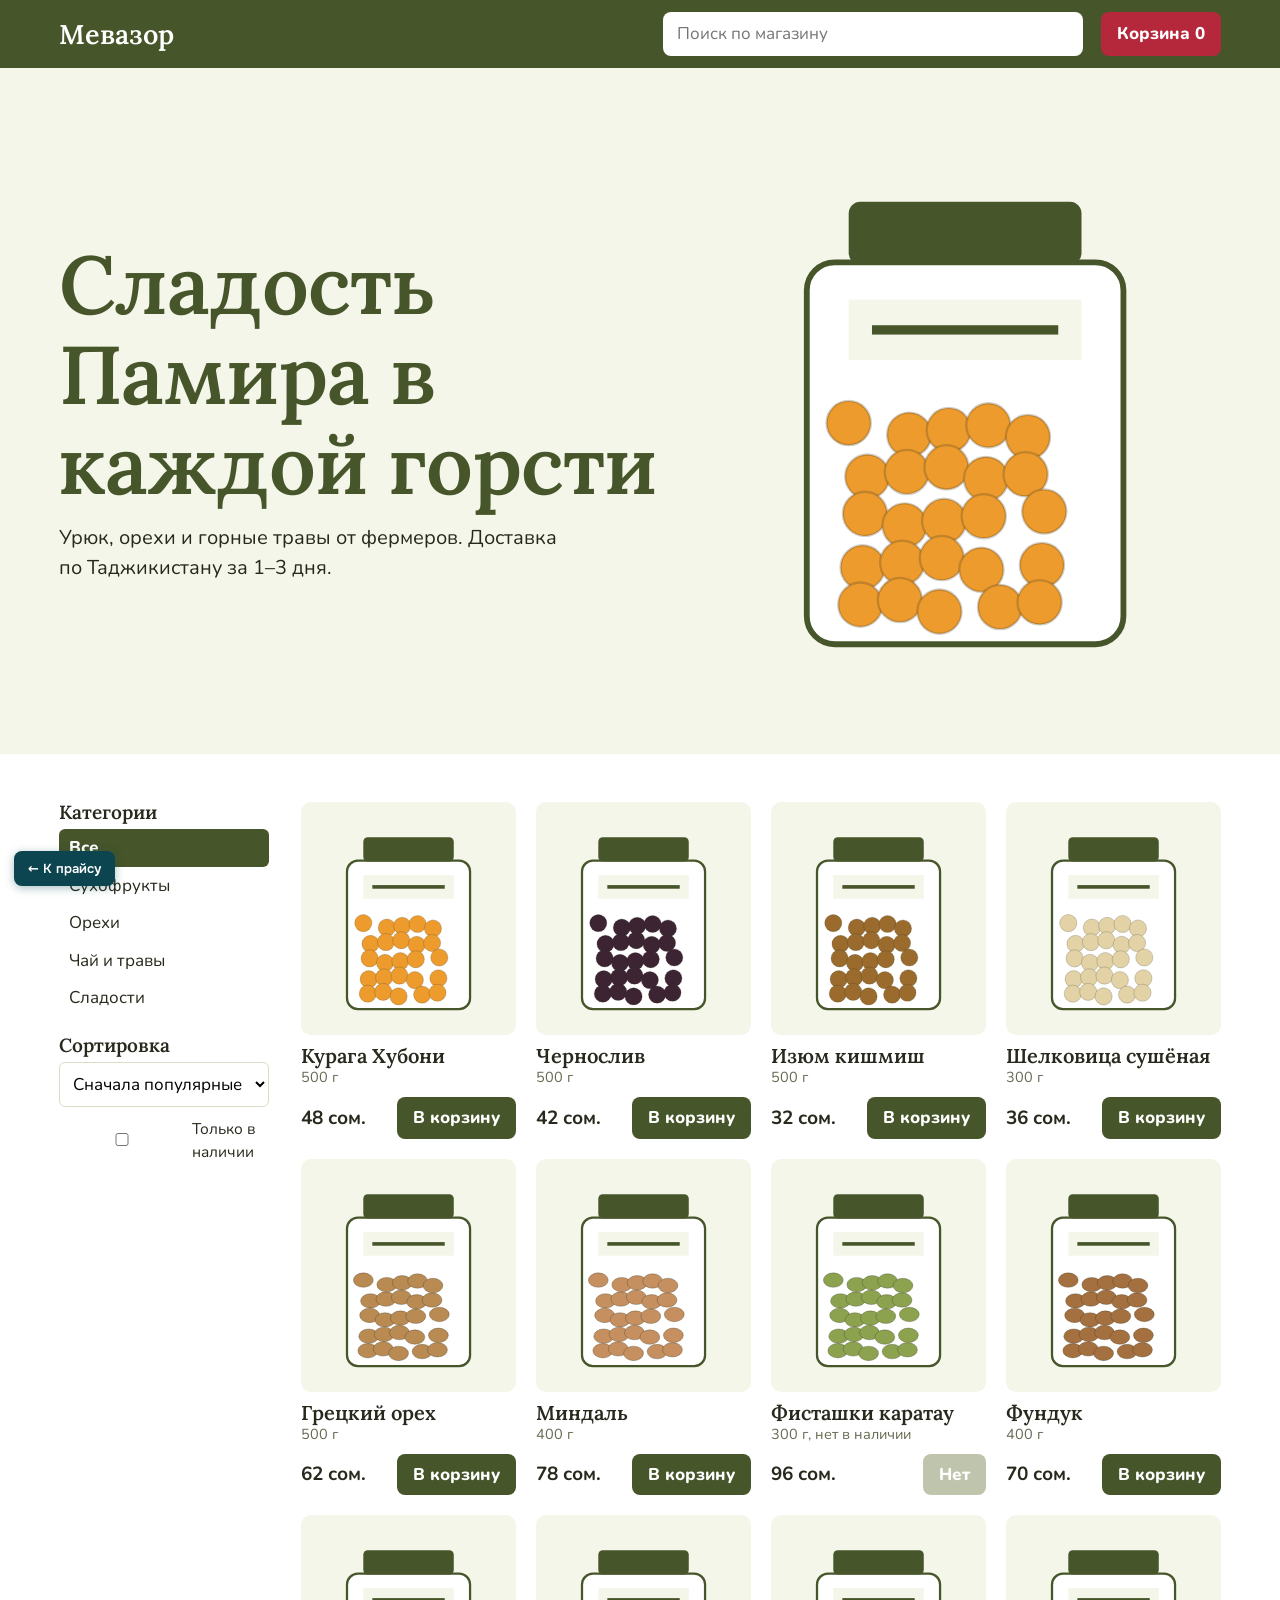
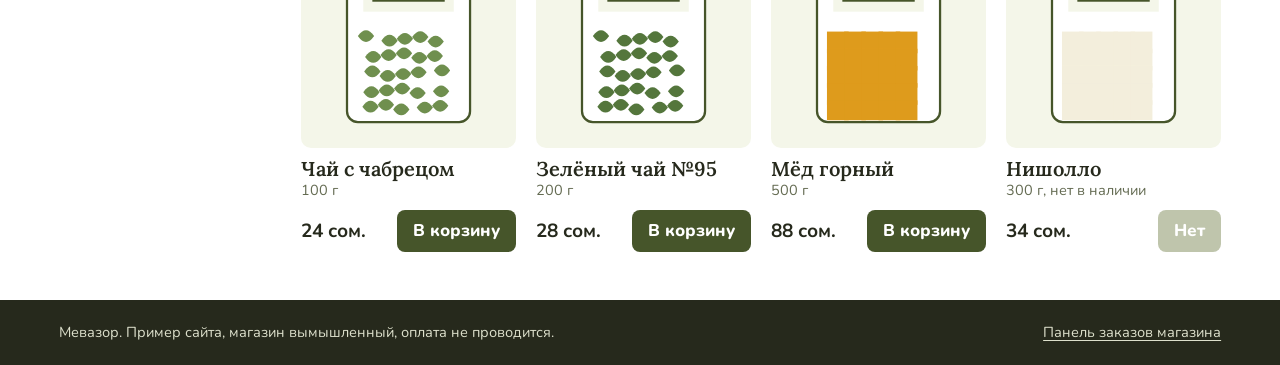
<file: examples/store/index.html>
<!doctype html>
<html lang="ru">
<head>
<meta charset="utf-8">
<meta name="viewport" content="width=device-width, initial-scale=1">
<title>Мевазор: сухофрукты, орехи и чай</title>
<link rel="stylesheet" href="../../assets/css/fonts.css">
<style>
:root{--olive:#46552A;--pom:#B5283C;--pale:#F4F6E9;--ink:#26291C;--mid:#646B52;--line:#D8DDC5;--pad:clamp(16px,4.6vw,64px)}
*{box-sizing:border-box;margin:0;padding:0}
body{font-family:Nunito,sans-serif;color:var(--ink);background:#fff;font-size:17px;line-height:1.5}
button{font:inherit;color:inherit;background:none;border:0;cursor:pointer}
a{color:inherit;text-decoration:none}
:focus-visible{outline:3px solid var(--pom);outline-offset:2px}
h1,h2,h3{font-family:Lora,serif;line-height:1.1;font-weight:600}
.head{position:sticky;top:0;z-index:10;display:flex;align-items:center;gap:18px;padding:12px var(--pad);background:var(--olive);color:#fff}
.logo{font:600 27px Lora,serif}
.head input{flex:1;max-width:420px;margin-left:auto;font:inherit;padding:9px 14px;border-radius:8px;border:0;min-width:80px}
.cartb{background:var(--pom);color:#fff;font-weight:800;padding:9px 16px;border-radius:8px;white-space:nowrap}
.hero{background:var(--pale);padding:clamp(28px,5vw,64px) var(--pad);display:grid;grid-template-columns:1.1fr .9fr;gap:24px;align-items:center}
.hero h1{font-size:clamp(40px,6.4vw,92px);color:var(--olive);letter-spacing:-.01em}
.hero p{font-size:20px;margin-top:14px;max-width:26em}
.hero svg{display:block;width:100%}
.shop{padding:clamp(28px,4vw,48px) var(--pad);display:grid;grid-template-columns:210px 1fr;gap:32px;align-items:start}
.side h3{font-size:19px;margin:18px 0 6px}.side h3:first-child{margin-top:0}
.side button{display:block;width:100%;text-align:left;padding:6px 10px;border-radius:6px}
.side button:hover{background:var(--pale)}
.side button[aria-pressed=true]{background:var(--olive);color:#fff;font-weight:800}
.side select{font:inherit;width:100%;padding:9px;border:1.5px solid var(--line);border-radius:6px;background:#fff}
.side label{display:flex;gap:7px;align-items:center;margin-top:10px;font-size:15.5px}
.grid{display:grid;grid-template-columns:repeat(auto-fill,minmax(210px,1fr));gap:20px}
.p{display:flex;flex-direction:column}
.p .img{background:var(--pale);border-radius:10px;padding:8px;display:block;width:100%}
.p .img svg{display:block;width:100%}
.p h3{font-size:20px;margin-top:10px;text-align:left}
.p small{color:var(--mid);font-size:14.5px}
.row{margin-top:auto;padding-top:8px;display:flex;justify-content:space-between;align-items:center}
.row b{font-size:19px}
.add{background:var(--olive);color:#fff;font-weight:800;padding:8px 16px;border-radius:8px}
.add:hover{background:#5A6C37}
.add:disabled{background:#BFC5AC;cursor:default}
.empty{color:var(--mid);padding:36px 0}
.foot{background:var(--ink);color:#DDE0CC;padding:22px var(--pad);font-size:14.5px;display:flex;justify-content:space-between;gap:12px;flex-wrap:wrap}
.foot button{text-decoration:underline;text-underline-offset:3px}
dialog{border:0;padding:0;color:var(--ink);font-family:Nunito,sans-serif}
dialog::backdrop{background:rgba(38,41,28,.55)}
#cart{margin:0 0 0 auto;height:100%;max-height:none;width:min(440px,100%)}
#cart[open]{display:flex;flex-direction:column}
.dh{display:flex;justify-content:space-between;align-items:center;padding:18px 20px;border-bottom:1px solid var(--line)}
.dh h2{font-size:27px}.dh button{font-size:26px;line-height:1}
.db{flex:1;overflow:auto;padding:6px 20px}
.df{padding:16px 20px;border-top:1px solid var(--line)}
.item{display:grid;grid-template-columns:62px 1fr auto;gap:12px;align-items:center;padding:11px 0;border-bottom:1px solid var(--line)}
.item svg{display:block;width:100%;background:var(--pale);border-radius:6px}
.qty{display:flex;align-items:center;gap:7px;margin-top:3px}
.qty button{width:27px;height:27px;border:1.5px solid var(--line);border-radius:6px;font-weight:800;line-height:1}
.tot{display:flex;justify-content:space-between;font-size:21px;font-weight:800;margin-bottom:10px}
.go{display:block;width:100%;background:var(--pom);color:#fff;font-weight:800;padding:13px;border-radius:8px;text-align:center}
.go:hover{background:#952031}.go:disabled{background:#CDB3B6;cursor:default}
form{display:grid;gap:11px}
label.f{display:grid;gap:3px;font-size:14px;font-weight:700}
input,select,textarea{font:inherit;padding:10px 12px;border:1.5px solid var(--line);border-radius:6px;width:100%;background:#fff}
fieldset{border:0;display:grid;gap:5px}legend{font-size:14px;font-weight:700;margin-bottom:3px}
fieldset label{display:flex;gap:7px;align-items:center}fieldset input{width:auto}
.toast{position:fixed;top:72px;right:16px;background:var(--ink);color:#fff;padding:12px 16px;border-radius:8px;z-index:50;box-shadow:0 3px 12px rgba(38,41,28,.35);max-width:320px;animation:t .25s}
@keyframes t{from{opacity:0;transform:translateY(-10px)}}
#pv{width:min(760px,calc(100% - 24px));border-radius:12px}
.pv{display:grid;grid-template-columns:1fr 1fr;gap:24px;padding:24px;position:relative}
.pv .x{position:absolute;right:12px;top:6px;font-size:26px}
.pv svg{display:block;width:100%;background:var(--pale);border-radius:10px}
.pv h2{font-size:33px}.pv p{margin:10px 0}
#adm{width:min(760px,calc(100% - 24px));border-radius:12px}
table{width:100%;border-collapse:collapse;font-size:15.5px}th,td{text-align:left;padding:9px 8px;border-bottom:1px solid var(--line)}
@media (max-width:760px){.hero,.pv{grid-template-columns:1fr}.shop{grid-template-columns:1fr}.logo{font-size:22px}.side .cats{display:flex;flex-wrap:wrap;gap:4px}.side .cats button{width:auto}.grid{grid-template-columns:repeat(2,1fr);gap:12px}.head{gap:8px}.hero svg{max-width:300px}}
</style>
</head>
<body>
<header class="head">
  <a class="logo" href="#">Мевазор</a>
  <input id="q" type="search" placeholder="Поиск по магазину" aria-label="Поиск">
  <button class="cartb" id="openCart">Корзина <span id="n">0</span></button>
</header>
<main>
<section class="hero"><div><h1>Сладость Памира в каждой горсти</h1><p>Урюк, орехи и горные травы от фермеров. Доставка по Таджикистану за 1–3 дня.</p></div><div id="heroimg"></div></section>
<section class="shop">
  <aside class="side">
    <h3>Категории</h3><div class="cats" id="cats"></div>
    <h3>Сортировка</h3><select id="sort" aria-label="Сортировка"><option value="">Сначала популярные</option><option value="a">Сначала дешевле</option><option value="d">Сначала дороже</option></select>
    <label><input type="checkbox" id="stock"> Только в наличии</label>
  </aside>
  <div class="grid" id="grid"></div>
</section>
</main>
<footer class="foot"><span>Мевазор. Пример сайта, магазин вымышленный, оплата не проводится.</span><button id="openAdm">Панель заказов магазина</button></footer>

<dialog id="cart" aria-label="Корзина"><div class="dh"><h2 id="ct">Корзина</h2><button data-c aria-label="Закрыть">×</button></div><div class="db" id="cb"></div><div class="df" id="cf"></div></dialog>
<dialog id="pv" aria-label="Товар"><div class="pv" id="pvb"></div></dialog>
<dialog id="adm" aria-label="Заказы"><div class="dh"><h2>Заказы</h2><button data-c aria-label="Закрыть">×</button></div><div class="db" id="admb" style="padding-bottom:18px"></div></dialog>

<script src="../_shared/demo.js"></script>
<script>
const P=[
 {id:1,n:'Курага Хубони',c:'Сухофрукты',w:'500 г',p:48,col:'#EE9B2D',k:'dot'},{id:2,n:'Чернослив',c:'Сухофрукты',w:'500 г',p:42,col:'#3D2433',k:'dot'},
 {id:3,n:'Изюм кишмиш',c:'Сухофрукты',w:'500 г',p:32,col:'#9A6B2D',k:'dot'},{id:4,n:'Шелковица сушёная',c:'Сухофрукты',w:'300 г',p:36,col:'#E2D2A5',k:'dot'},
 {id:5,n:'Грецкий орех',c:'Орехи',w:'500 г',p:62,col:'#B98A52',k:'nut'},{id:6,n:'Миндаль',c:'Орехи',w:'400 г',p:78,col:'#C58F5F',k:'nut'},
 {id:7,n:'Фисташки каратау',c:'Орехи',w:'300 г',p:96,col:'#8DA24F',k:'nut',out:true},{id:8,n:'Фундук',c:'Орехи',w:'400 г',p:70,col:'#A5703F',k:'nut'},
 {id:9,n:'Чай с чабрецом',c:'Чай и травы',w:'100 г',p:24,col:'#6F8F4E',k:'leaf'},{id:10,n:'Зелёный чай №95',c:'Чай и травы',w:'200 г',p:28,col:'#54763C',k:'leaf'},
 {id:11,n:'Мёд горный',c:'Сладости',w:'500 г',p:88,col:'#DE9B1C',k:'jar'},{id:12,n:'Нишолло',c:'Сладости',w:'300 г',p:34,col:'#F3EEDC',k:'jar',out:true}];
const $=s=>document.querySelector(s);const som=n=>n.toLocaleString('ru-RU')+' сом.';
const store={get(k,d){try{return JSON.parse(localStorage.getItem(k))??d}catch{return d}},set(k,v){try{localStorage.setItem(k,JSON.stringify(v))}catch{}}};
let cart=store.get('mz-cart',{}),cat='Все';
function img(p){let s='';let i=0;
 for(let y=128;y<=206;y+=19)for(let x=58;x<=142;x+=19){const dx=(i*7%9)-4,dy=(i*5%7)-3;i++;
  if(p.k==='leaf')s+=`<path d="M${x+dx} ${y+dy}q9-13 18 0q-9 13-18 0z" fill="${p.col}"/>`;
  else if(p.k==='nut')s+=`<ellipse cx="${x+dx+6}" cy="${y+dy}" rx="11" ry="8" fill="${p.col}" stroke="#26291C" stroke-opacity=".3"/>`;
  else if(p.k==='jar')s+=`<rect x="${x-5}" y="${y-8}" width="24" height="24" fill="${p.col}"/>`;
  else s+=`<circle cx="${x+dx+6}" cy="${y+dy}" r="9.5" fill="${p.col}" stroke="#26291C" stroke-opacity=".22"/>`}
 return `<svg viewBox="0 0 220 240" role="img" aria-label="${p.n}"><rect x="42" y="56" width="136" height="164" rx="12" fill="#fff" stroke="#46552A" stroke-width="2.5"/><rect x="60" y="30" width="100" height="27" rx="5" fill="#46552A"/><clipPath id="c${p.id}"><rect x="44" y="108" width="132" height="110" rx="10"/></clipPath><g clip-path="url(#c${p.id})">${s}</g><rect x="60" y="72" width="100" height="26" fill="#F4F6E9"/><rect x="70" y="83" width="80" height="4" fill="#46552A"/></svg>`}
$('#heroimg').innerHTML=img({...P[0],id:'h'});
const cats=['Все',...new Set(P.map(p=>p.c))];
function drawCats(){$('#cats').innerHTML=cats.map(c=>`<button aria-pressed="${c===cat}" data-cat="${c}">${c}</button>`).join('')}
function draw(){let r=P.filter(p=>(cat==='Все'||p.c===cat)&&p.n.toLowerCase().includes($('#q').value.trim().toLowerCase())&&(!$('#stock').checked||!p.out));
 const s=$('#sort').value;if(s)r=[...r].sort((a,b)=>s==='a'?a.p-b.p:b.p-a.p);
 $('#grid').innerHTML=r.map(p=>`<article class="p"><button class="img" data-v="${p.id}" aria-label="Подробнее: ${p.n}">${img(p)}</button><h3>${p.n}</h3><small>${p.w}${p.out?', нет в наличии':''}</small><div class="row"><b>${som(p.p)}</b><button class="add" data-a="${p.id}" ${p.out?'disabled':''}>${p.out?'Нет':'В корзину'}</button></div></article>`).join('')||'<p class="empty">Такого товара нет. Попробуйте другой запрос.</p>'}
const count=()=>Object.values(cart).reduce((a,b)=>a+b,0);
const total=()=>Object.entries(cart).reduce((a,[i,q])=>a+P.find(p=>p.id==i).p*q,0);
function save(){store.set('mz-cart',cart);$('#n').textContent=count()}
function toast(t){const e=document.createElement('div');e.className='toast';e.setAttribute('role','status');e.textContent=t;(document.querySelector('dialog[open]')||document.body).appendChild(e);setTimeout(()=>e.remove(),3200)}
function add(id){cart[id]=(cart[id]||0)+1;save();toast(P.find(p=>p.id==id).n+': в корзине')}
function drawCart(){$('#ct').textContent='Корзина';const ids=Object.keys(cart);
 $('#cb').innerHTML=ids.map(i=>{const p=P.find(x=>x.id==i);return `<div class="item">${img(p)}<div><b>${p.n}</b><div class="qty"><button data-m="${i}" aria-label="Меньше">−</button>${cart[i]}<button data-p="${i}" aria-label="Больше">+</button></div></div><b>${som(p.p*cart[i])}</b></div>`}).join('')||'<p class="empty">В корзине пока пусто. Добавьте что-нибудь вкусное.</p>';
 $('#cf').innerHTML=`<div class="tot"><span>Итого</span><span>${som(total())}</span></div><button class="go" id="check" ${ids.length?'':'disabled'}>Оформить заказ</button>`}
function checkout(){$('#ct').textContent='Оформление';
 $('#cb').innerHTML=`<form id="of" style="padding:12px 0"><label class="f">Имя<input name="name" required></label><label class="f">Телефон<input name="tel" required type="tel" placeholder="+992"></label><label class="f">Адрес<input name="addr" required placeholder="Город, улица, дом"></label>
 <fieldset><legend>Доставка</legend><label><input type="radio" name="d" checked value="Курьер"> Курьер, 15 сом.</label></fieldset>
 <fieldset><legend>Оплата</legend><label><input type="radio" name="pay" checked value="При получении"> При получении</label></fieldset></form>`;
 $('#cf').innerHTML=`<div class="tot"><span>К оплате</span><span>${som(total()+15)}</span></div><button class="go" type="submit" form="of">Подтвердить заказ</button>`}
function place(f){const o={id:1000+store.get('mz-orders',[]).length+1,name:f.name.value,sum:total()+15,items:count(),st:'Новый'};
 const list=store.get('mz-orders',[]);list.unshift(o);store.set('mz-orders',list);cart={};save();
 $('#ct').textContent='Заказ принят';
 $('#cb').innerHTML=`<div style="padding:26px 0"><h2 style="font-size:34px;color:var(--olive)">Заказ №${o.id}</h2><p style="margin-top:10px">${o.name}, спасибо! Менеджер свяжется с вами для подтверждения. На настоящем сайте заказ сразу придёт владельцу в Telegram.</p></div>`;
 $('#cf').innerHTML=`<button class="go" data-c>Вернуться в магазин</button>`;toast('Новый заказ №'+o.id+' отправлен менеджеру')}
function drawAdm(){const l=store.get('mz-orders',[]);$('#admb').innerHTML=l.length?`<table><tr><th>Заказ</th><th>Клиент</th><th>Товаров</th><th>Сумма</th><th>Статус</th></tr>${l.map((o,i)=>`<tr><td>№${o.id}</td><td>${o.name}</td><td>${o.items}</td><td>${som(o.sum)}</td><td><select data-st="${i}" aria-label="Статус заказа">${['Новый','Собирается','Доставлен'].map(s=>`<option ${s===o.st?'selected':''}>${s}</option>`).join('')}</select></td></tr>`).join('')}</table>`:'<p class="empty">Заказов пока нет. Оформите заказ в магазине, и он появится здесь.</p>'}
document.addEventListener('click',e=>{const t=e.target.closest('button');if(!t)return;const d=t.dataset;
 if(d.cat){cat=d.cat;drawCats();draw()}
 if(d.a)add(+d.a);
 if(d.v){const p=P.find(x=>x.id==d.v);$('#pvb').innerHTML=`<button class="x" data-c aria-label="Закрыть">×</button>${img(p)}<div><h2>${p.n}</h2><p>${p.w}. Собрано вручную, без сахара и консервантов.</p><p style="font-size:24px;font-weight:800">${som(p.p)}</p><button class="add" data-a="${p.id}" ${p.out?'disabled':''}>${p.out?'Нет в наличии':'В корзину'}</button></div>`;$('#pv').showModal()}
 if(d.m){cart[d.m]--;if(cart[d.m]<1)delete cart[d.m];save();drawCart()}
 if(d.p){cart[d.p]++;save();drawCart()}
 if('c' in d)t.closest('dialog').close();
 if(t.id==='check')checkout()});
document.addEventListener('submit',e=>{if(e.target.id==='of'){e.preventDefault();place(e.target)}});
document.addEventListener('change',e=>{if(e.target.dataset.st){const l=store.get('mz-orders',[]);l[e.target.dataset.st].st=e.target.value;store.set('mz-orders',l)}});
$('#openCart').onclick=()=>{drawCart();$('#cart').showModal()};
$('#openAdm').onclick=()=>{drawAdm();$('#adm').showModal()};
['q','sort','stock'].forEach(i=>$('#'+i).addEventListener('input',draw));
drawCats();draw();save();
</script>
</body>
</html>
</file>
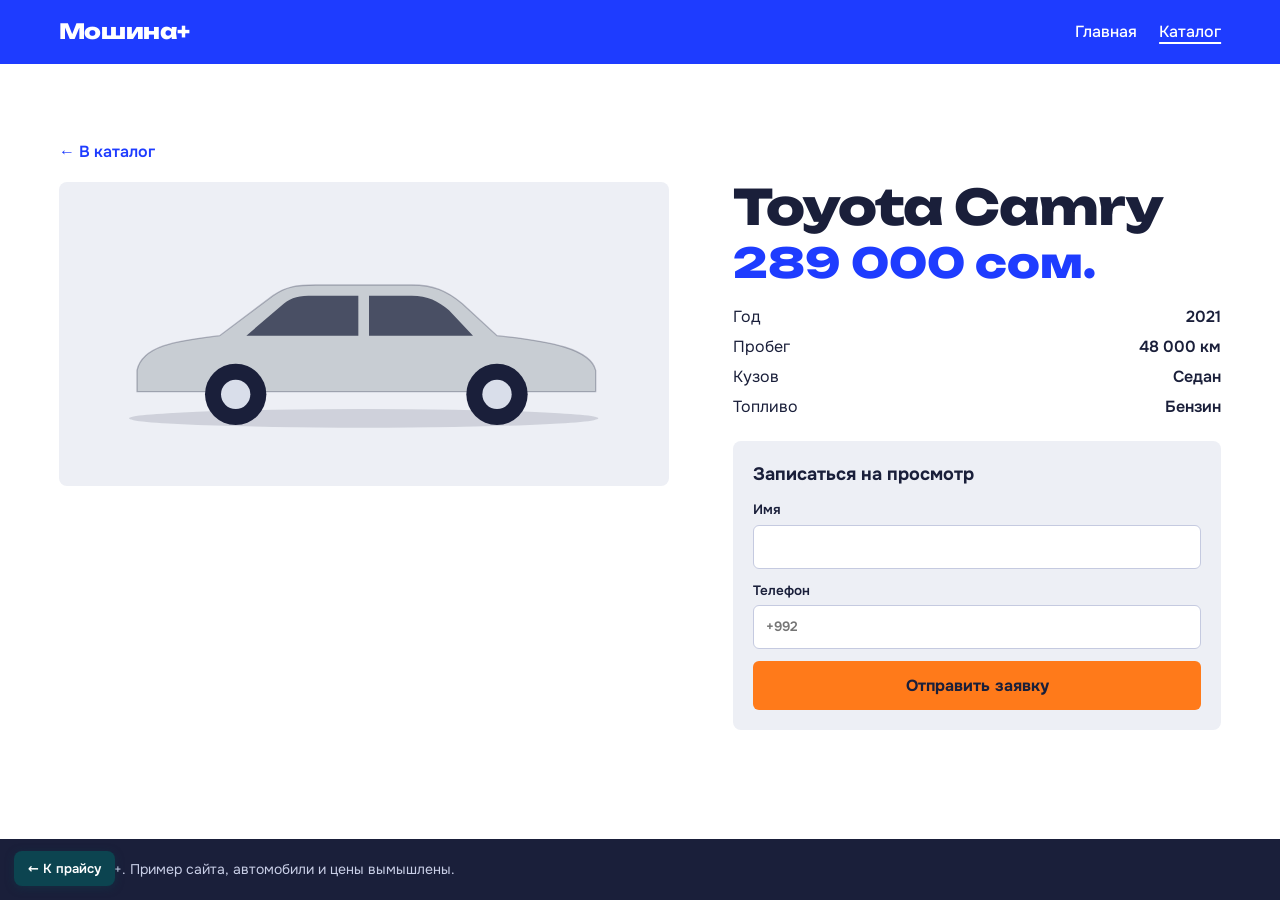
<file: examples/catalog/car.html>
<!doctype html><html lang="ru"><head><meta charset="utf-8"><meta name="viewport" content="width=device-width, initial-scale=1"><link rel="stylesheet" href="../../assets/css/fonts.css"><link rel="stylesheet" href="style.css"><title>Автомобиль: Мошина+</title></head><body>
<div id="h"></div><main><section class="sec"><a class="back" href="catalog.html">← В каталог</a><div class="detail" id="d"></div></section></main><div id="f"></div>
<script src="shared.js"></script><script src="../_shared/demo.js"></script>
<script>
h.innerHTML=HEAD(1);f.innerHTML=FOOT;
const c=CARS.find(x=>x.id==new URLSearchParams(location.search).get('id'))||CARS[0];
document.title=c.brand+' '+c.model+': Мошина+';
d.innerHTML=`<div class="pic">${carSvg(c)}</div><div><h1 style="font-size:clamp(28px,3.8vw,50px)">${c.brand} ${c.model}</h1><div class="price">${som(c.price)}</div>
<dl><dt>Год</dt><dd>${c.year}</dd><dt>Пробег</dt><dd>${c.km.toLocaleString('ru-RU')} км</dd><dt>Кузов</dt><dd>${c.body}</dd><dt>Топливо</dt><dd>${c.fuel}</dd></dl>
<form data-demo><h3>Записаться на просмотр</h3><label>Имя<input required></label><label>Телефон<input required type="tel" placeholder="+992"></label><button class="btn">Отправить заявку</button></form></div>`;
</script></body></html>
</file>
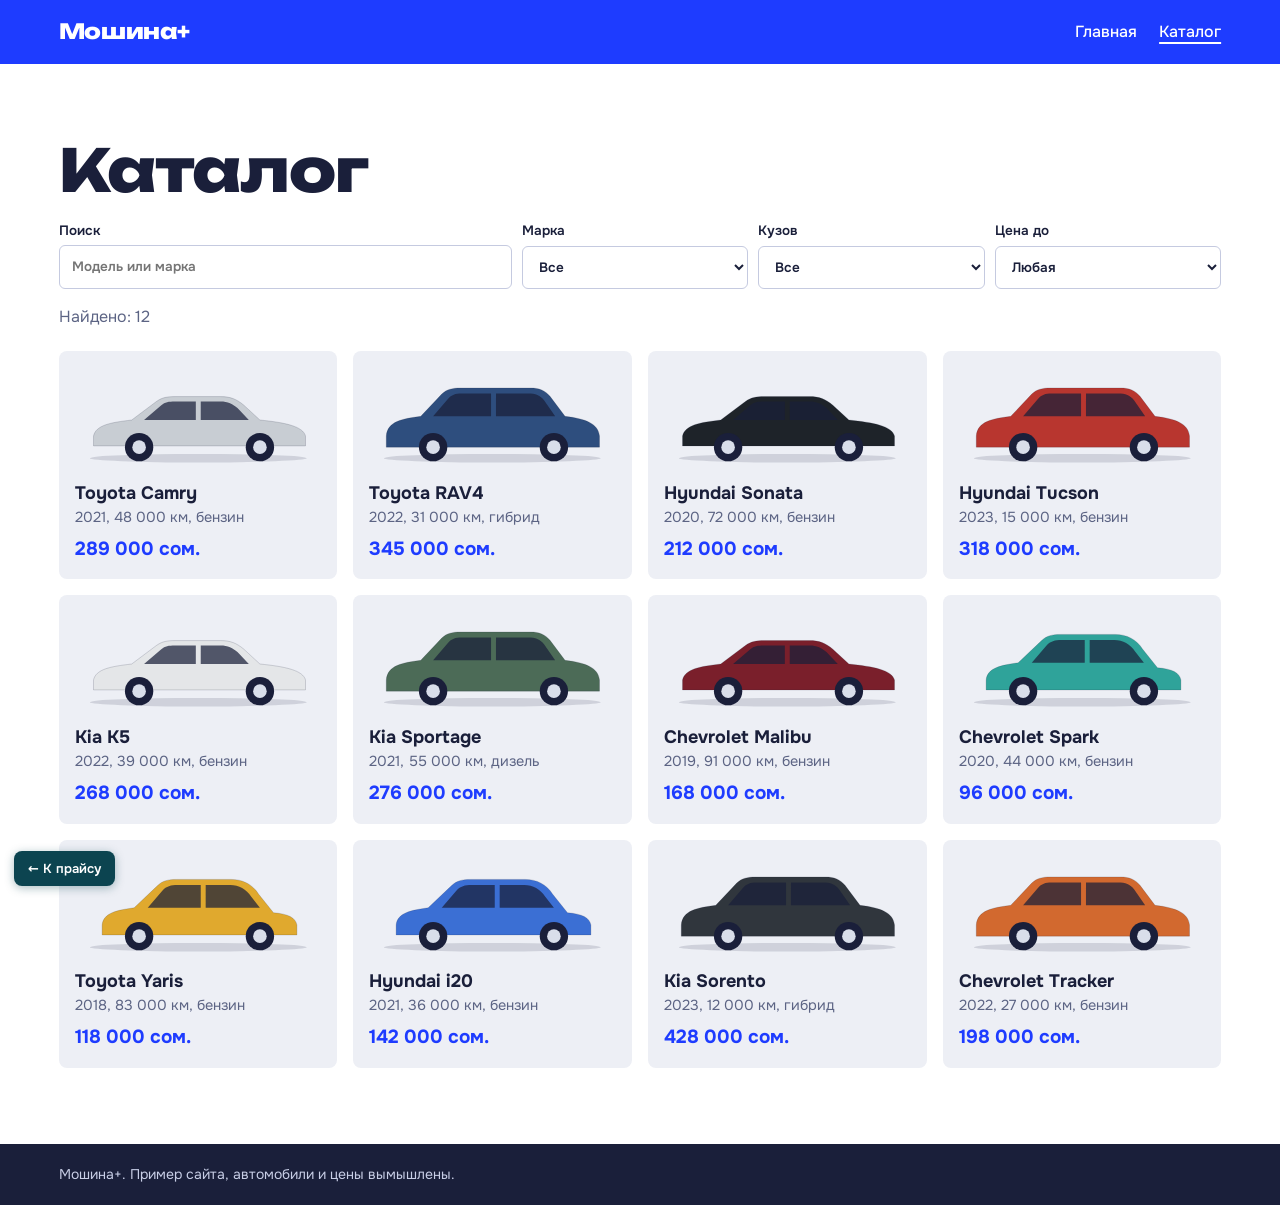
<file: examples/catalog/catalog.html>
<!doctype html><html lang="ru"><head><meta charset="utf-8"><meta name="viewport" content="width=device-width, initial-scale=1"><link rel="stylesheet" href="../../assets/css/fonts.css"><link rel="stylesheet" href="style.css"><title>Каталог: Мошина+</title></head><body>
<div id="h"></div><main><section class="sec"><h1 style="font-size:clamp(30px,4.6vw,60px)">Каталог</h1>
<div class="filters">
<label>Поиск<input id="q" type="search" placeholder="Модель или марка"></label>
<label>Марка<select id="brand"><option value="">Все</option></select></label>
<label>Кузов<select id="body"><option value="">Все</option><option>Седан</option><option>Кроссовер</option><option>Хэтчбек</option></select></label>
<label>Цена до<select id="max"><option value="">Любая</option><option value="150000">150 000 сом.</option><option value="250000">250 000 сом.</option><option value="350000">350 000 сом.</option></select></label>
</div><p class="count" id="cnt" role="status"></p><div class="grid" id="list"></div></section></main><div id="f"></div>
<script src="shared.js"></script><script src="../_shared/demo.js"></script>
<script>
h.innerHTML=HEAD(1);f.innerHTML=FOOT;
const qEl=document.getElementById('q'),bEl=document.getElementById('brand'),boEl=document.getElementById('body'),mEl=document.getElementById('max');
bEl.innerHTML+=[...new Set(CARS.map(c=>c.brand))].map(b=>`<option>${b}</option>`).join('');
const p=new URLSearchParams(location.search);if(p.get('body'))boEl.value=p.get('body');
function draw(){const q=qEl.value.trim().toLowerCase();
 const r=CARS.filter(c=>(c.brand+' '+c.model).toLowerCase().includes(q)&&(!bEl.value||c.brand===bEl.value)&&(!boEl.value||c.body===boEl.value)&&(!mEl.value||c.price<=+mEl.value));
 cnt.textContent='Найдено: '+r.length;
 list.innerHTML=r.map(card).join('')||'<p class="empty">Ничего не нашлось. Измените условия поиска.</p>'}
[qEl,bEl,boEl,mEl].forEach(e=>e.addEventListener('input',draw));draw();
</script></body></html>
</file>
<file: assets/css/fonts.css>
/* Шрифты лежат локально, сайт не зависит от внешних сервисов */
@font-face{font-family:"Onest";font-weight:100 900;font-display:swap;src:url(../fonts/onest-cyrillic-wght-normal.woff2) format("woff2");unicode-range:U+0301,U+0400-045F,U+0490-0491,U+04B0-04B1,U+2116}
@font-face{font-family:"Onest";font-weight:100 900;font-display:swap;src:url(../fonts/onest-latin-wght-normal.woff2) format("woff2");unicode-range:U+0000-00FF,U+2000-206F,U+20AC,U+2122}
@font-face{font-family:"Manrope";font-weight:100 900;font-display:swap;src:url(../fonts/manrope-cyrillic-wght-normal.woff2) format("woff2");unicode-range:U+0301,U+0400-045F,U+0490-0491,U+04B0-04B1,U+2116}
@font-face{font-family:"Manrope";font-weight:100 900;font-display:swap;src:url(../fonts/manrope-latin-wght-normal.woff2) format("woff2");unicode-range:U+0000-00FF,U+2000-206F,U+20AC,U+2122}
@font-face{font-family:"Unbounded";font-weight:100 900;font-display:swap;src:url(../fonts/unbounded-cyrillic-wght-normal.woff2) format("woff2");unicode-range:U+0301,U+0400-045F,U+0490-0491,U+04B0-04B1,U+2116}
@font-face{font-family:"Unbounded";font-weight:100 900;font-display:swap;src:url(../fonts/unbounded-latin-wght-normal.woff2) format("woff2");unicode-range:U+0000-00FF,U+2000-206F,U+20AC,U+2122}
@font-face{font-family:"Lora";font-weight:100 900;font-display:swap;src:url(../fonts/lora-cyrillic-wght-normal.woff2) format("woff2");unicode-range:U+0301,U+0400-045F,U+0490-0491,U+04B0-04B1,U+2116}
@font-face{font-family:"Lora";font-weight:100 900;font-display:swap;src:url(../fonts/lora-latin-wght-normal.woff2) format("woff2");unicode-range:U+0000-00FF,U+2000-206F,U+20AC,U+2122}
@font-face{font-family:"Nunito";font-weight:100 900;font-display:swap;src:url(../fonts/nunito-cyrillic-wght-normal.woff2) format("woff2");unicode-range:U+0301,U+0400-045F,U+0490-0491,U+04B0-04B1,U+2116}
@font-face{font-family:"Nunito";font-weight:100 900;font-display:swap;src:url(../fonts/nunito-latin-wght-normal.woff2) format("woff2");unicode-range:U+0000-00FF,U+2000-206F,U+20AC,U+2122}
</file>
<file: assets/css/style.css>
:root{--accent:#0C4450;--blue:#2F7C87;--ink:#15262B;--muted:#526469;--line:#DCE4E5;--soft:#F3F7F7}
*{box-sizing:border-box;margin:0;padding:0}
body{font-family:Onest,system-ui,sans-serif;color:var(--ink);background:#E9EEEE;font-size:15px;line-height:1.55;font-variant-numeric:tabular-nums}
.sheet{width:100%;max-width:794px;margin:32px auto;padding:64px 60px;background:#fff}
.logo{display:block;height:44px;margin-bottom:32px}
.kicker{font-size:12px;font-weight:700;letter-spacing:.2em;text-transform:uppercase;color:var(--blue)}
h1{margin-top:10px;font-size:36px;line-height:1.15;letter-spacing:-.02em;color:var(--accent)}
.rule{width:44px;height:3px;background:var(--blue);margin:20px 0}
.lead{font-size:16.5px;color:var(--muted);max-width:36em}
h2{margin:44px 0 16px;padding-bottom:10px;border-bottom:1px solid var(--line);font-size:21px;line-height:1.25;letter-spacing:-.01em;color:var(--accent)}
h2+p{margin-bottom:16px}
table{width:100%;border-collapse:collapse;font-size:14px}
th{background:var(--accent);color:#fff;font-weight:600;text-align:left;padding:10px 12px}
td{padding:10px 12px;border-bottom:1px solid var(--line)}
tbody tr:nth-child(odd) td{background:var(--soft)}
.r{text-align:right}
.hl{color:var(--blue);font-weight:700;white-space:nowrap}
.nw{white-space:nowrap}
.pkg{border:1px solid var(--line);border-radius:8px;padding:22px 24px;margin-bottom:16px;break-inside:avoid}
.pkg header{display:flex;justify-content:space-between;align-items:flex-start;gap:20px}
.pkg h3{display:flex;gap:10px;font-size:18px;line-height:1.3;color:var(--accent)}
.n{flex:none;width:25px;height:25px;margin-top:-1px;border-radius:50%;background:var(--blue);color:#fff;font-size:13px;line-height:25px;text-align:center}
.price{font-size:20px;font-weight:700;line-height:1.2;color:var(--blue);white-space:nowrap}
.price small{font-size:12px;color:var(--muted)}
.pnote{display:block;margin-top:3px;font-size:12.5px;font-weight:500;color:var(--muted);text-align:right}
.desc{margin-top:8px;color:var(--muted)}
.pkg ul{list-style:none;columns:2;column-gap:28px;margin-top:14px;font-size:14px}
.pkg li{position:relative;padding:3px 0 3px 19px;break-inside:avoid}
.pkg li::before{content:"✓";position:absolute;left:0;color:var(--blue);font-weight:700}
.term{margin-top:14px;font-size:13.5px;color:var(--muted)}
.term b{color:var(--ink)}
.note{margin-top:10px;padding:9px 12px;border-radius:5px;background:#FFF5E1;color:#6E4A00;font-size:13.5px}
.example{margin-top:12px;font-size:14px;font-weight:600}
.example a{color:var(--blue);text-underline-offset:3px}
.svc-wrap{border:1px solid var(--line);border-radius:10px;overflow:hidden}
.svc{font-size:14.5px}
.svc thead th{padding:12px 18px;font-size:13.5px}
.svc .grp th{padding:10px 18px;background:var(--soft);border-bottom:1px solid var(--line);color:var(--accent);font-size:13px;font-weight:700;text-align:left}
.svc td{padding:12px 18px;line-height:1.35}
.svc tbody tr td{background:none}
.svc tbody tr:not(.grp):hover td{background:var(--soft)}
.svc tbody:last-child tr:last-child td{border-bottom:0}
.svc .amt{text-align:right;white-space:nowrap;font-size:15px;font-weight:700;color:var(--accent)}
.amt small{font-size:12.5px;font-weight:500;color:var(--muted)}
.urgent{display:flex;justify-content:space-between;align-items:center;gap:16px;margin-top:12px;padding:14px 18px;border-radius:10px;background:#FFF5E1;color:#6E4A00}
.urgent b{display:block;font-size:14.5px;color:var(--ink)}
.urgent span{font-size:13px}
.urgent strong{font-size:18px;white-space:nowrap}
.urgent small{font-size:13px;font-weight:500}
:focus-visible{outline:3px solid var(--blue);outline-offset:2px}
@media (max-width:640px){
  .sheet{margin:0;padding:32px 16px}
  h1{font-size:29px}
  table{font-size:13.5px}
  .hl{white-space:normal;font-size:12.5px}
  #overview td:first-child{font-size:13px}
  th,td{padding:9px 6px}
  .pkg{padding:18px 16px}
  .pkg header{flex-direction:column;gap:6px}
  .pnote{text-align:left}
  .pkg ul{columns:1}
  .svc thead th,.svc .grp th,.svc td{padding-left:12px;padding-right:12px}
  .svc td{padding-top:11px;padding-bottom:11px}
  .urgent{padding:13px 12px}
}
@media (max-width:480px){
  .ov-head{display:none}
  #overview{display:block}
  #overview tr{display:grid;grid-template-columns:1fr auto;gap:2px 12px;padding:11px 10px;border-bottom:1px solid var(--line)}
  #overview tr:nth-child(odd){background:var(--soft)}
  #overview td{display:block;padding:0;border:0;background:none}
  #overview td:first-child{grid-column:1/-1;font-size:14.5px;font-weight:600}
  #overview .hl{font-size:13.5px}
  #overview td:nth-child(2){text-align:left}
  .urgent{flex-direction:column;align-items:flex-start;gap:4px}
}
@media print{
  @page{size:A4;margin:14mm}
  body{background:#fff;-webkit-print-color-adjust:exact;print-color-adjust:exact}
  .sheet{max-width:none;margin:0;padding:0}
  .example{display:none}
}
</file>
<file: examples/catalog/style.css>
:root{--blue:#1E3CFF;--ink:#1A1F3A;--grey:#EDEFF5;--mid:#5C6484;--pad:clamp(16px,4.6vw,64px)}
*{box-sizing:border-box;margin:0;padding:0}
body{font-family:Onest,sans-serif;color:var(--ink);background:#fff;font-size:16px;line-height:1.5;display:flex;flex-direction:column;min-height:100vh}
main{flex:1}a{color:inherit;text-decoration:none}
:focus-visible{outline:3px solid #FF7A1A;outline-offset:2px}
h1,h2,.logo{font-family:Unbounded,sans-serif;letter-spacing:-.02em}
h1{font-size:clamp(34px,6.2vw,92px);line-height:1.03;font-weight:800}
h2{font-size:clamp(23px,3vw,40px);line-height:1.15;font-weight:700}
.head{display:flex;justify-content:space-between;align-items:center;padding:16px var(--pad);background:var(--blue);color:#fff;gap:16px}
.logo{font-weight:800;font-size:21px}
.head nav{display:flex;gap:22px;font-weight:500}
.head nav a[aria-current]{text-decoration:underline;text-underline-offset:5px;text-decoration-thickness:2px}
.hero{background:var(--blue);color:#fff;padding:clamp(28px,5vw,64px) var(--pad) 0;overflow:hidden}
.hero p{font-size:20px;margin:16px 0 24px;max-width:30em;color:#DCE1FF}
.hero .art{max-width:900px;margin:12px 0 -26px auto}
.hero .art svg{display:block;width:100%}
@media (min-width:1100px){.hero .art{max-width:560px;margin-top:-150px}}
.btn{display:inline-block;background:#FF7A1A;color:var(--ink);font:700 16px Onest,sans-serif;padding:14px 26px;border:0;border-radius:6px;cursor:pointer}
.btn:hover{background:#FF9447}
.sec{padding:clamp(40px,6vw,80px) var(--pad)}
.cats{display:grid;grid-template-columns:repeat(3,1fr);gap:14px;margin-top:22px}
.cat{background:var(--grey);padding:22px;border-radius:8px;transition:background .15s}
.cat:hover{background:#DDE1F2}
.cat h3{font:700 18px Unbounded,sans-serif}
.cat svg{display:block;width:100%;margin-top:4px}
.grid{display:grid;grid-template-columns:repeat(auto-fill,minmax(250px,1fr));gap:16px;margin-top:22px}
.car{display:block;background:var(--grey);border-radius:8px;padding:16px;transition:transform .15s}
.car:hover{transform:translateY(-3px)}
.car svg{display:block;width:100%}
.car h3{font-size:18px;margin-top:8px}
.car p{color:var(--mid);font-size:14.5px}
.car b{display:block;margin-top:6px;font-size:19px;color:var(--blue)}
.filters{display:grid;grid-template-columns:2fr 1fr 1fr 1fr;gap:10px;margin-top:20px}
label{display:grid;gap:4px;font-size:13.5px;font-weight:600}
input,select,textarea{font:inherit;color:inherit;padding:11px 12px;border:1.5px solid #C5CAE0;border-radius:6px;background:#fff;width:100%}
.count{margin-top:16px;color:var(--mid)}
.empty{padding:44px 0;color:var(--mid);font-size:18px}
.detail{display:grid;grid-template-columns:1.25fr 1fr;gap:clamp(24px,5vw,64px);align-items:start}
.pic{background:var(--grey);border-radius:8px;padding:clamp(14px,3vw,40px)}
.pic svg{display:block;width:100%}
.price{font:800 clamp(26px,3.2vw,42px)/1.1 Unbounded,sans-serif;color:var(--blue);margin:8px 0 20px}
dl{display:grid;grid-template-columns:auto 1fr;gap:6px 22px;margin-bottom:22px}
dd{text-align:right;font-weight:600}
form{display:grid;gap:12px;background:var(--grey);padding:20px;border-radius:8px}
form h3{font-size:18px}
.demo-msg{color:#127A43;font-weight:600}
.back{display:inline-block;color:var(--blue);font-weight:600;margin-bottom:18px}
.foot{padding:20px var(--pad);background:var(--ink);color:#C8CEE6;font-size:14px}
@media (max-width:760px){.cats,.detail{grid-template-columns:1fr}.filters{grid-template-columns:1fr 1fr}.filters label:first-child{grid-column:1/-1}}
</file>
